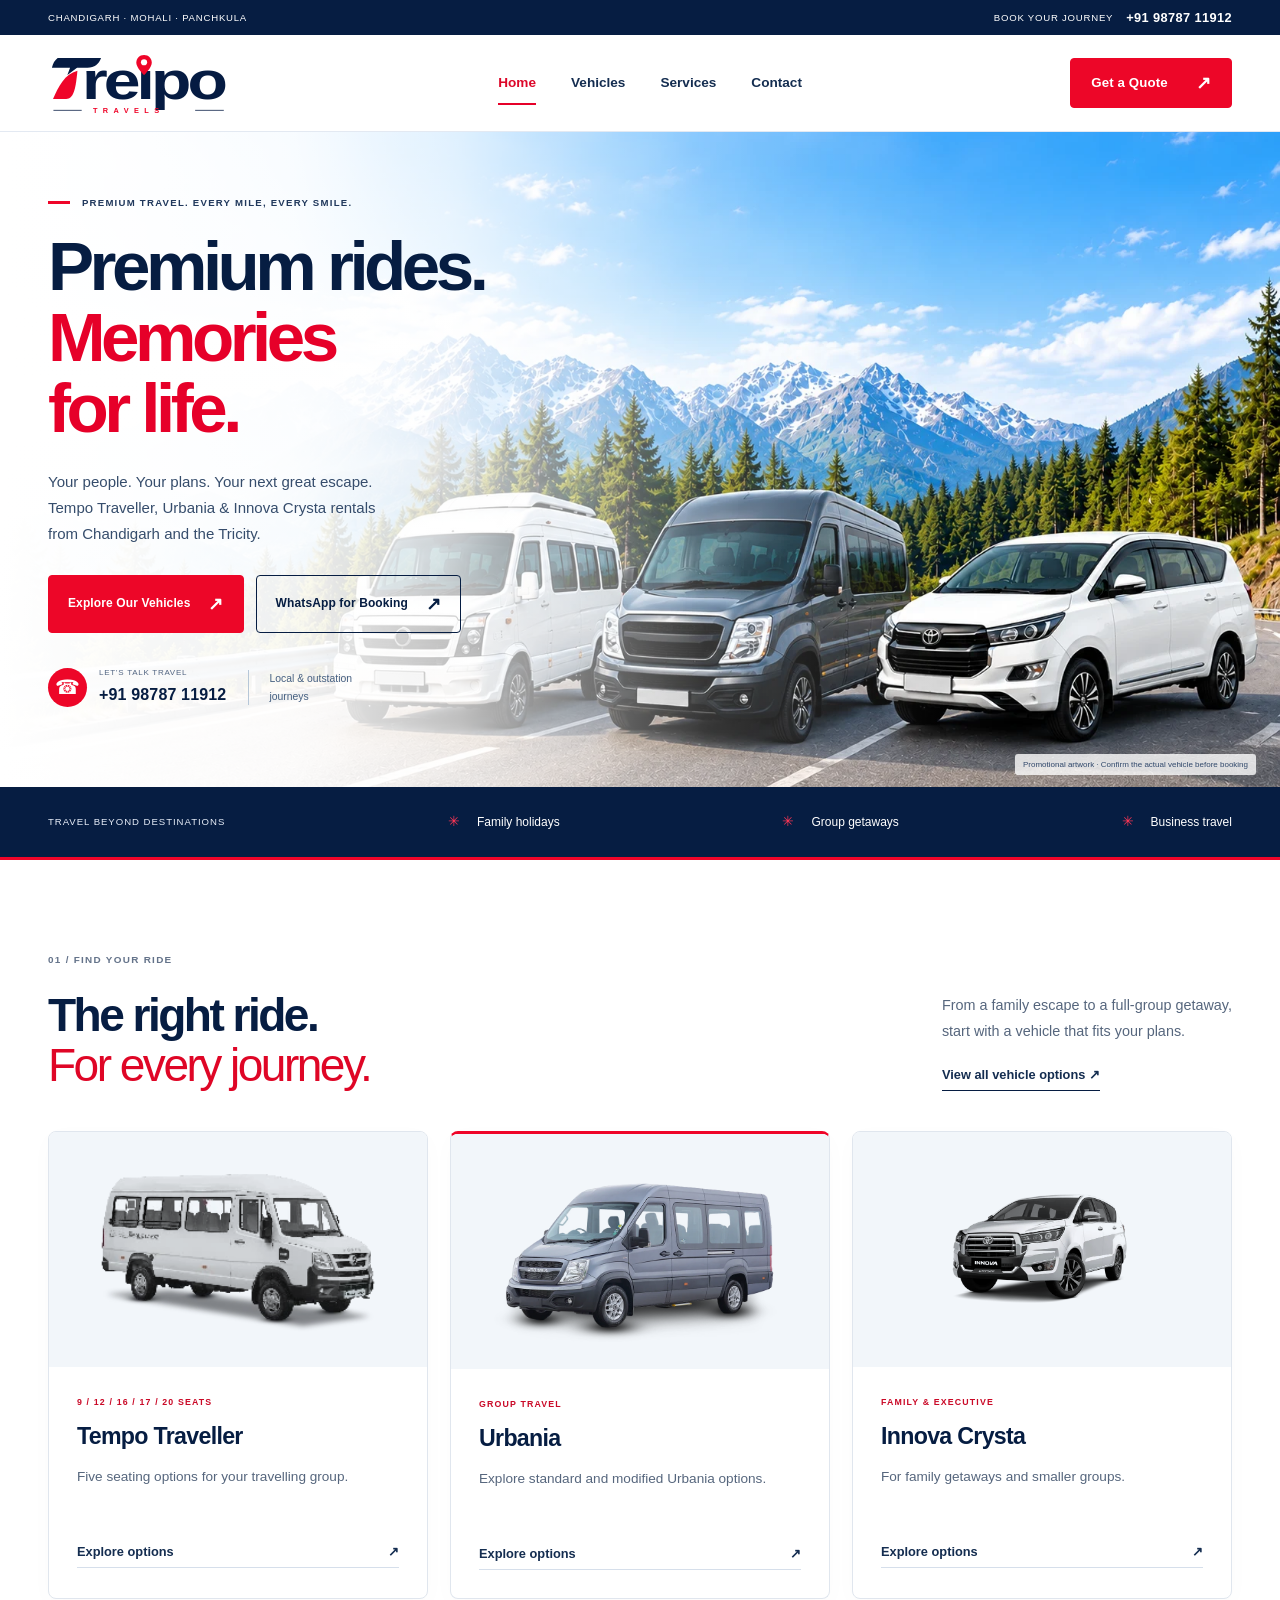
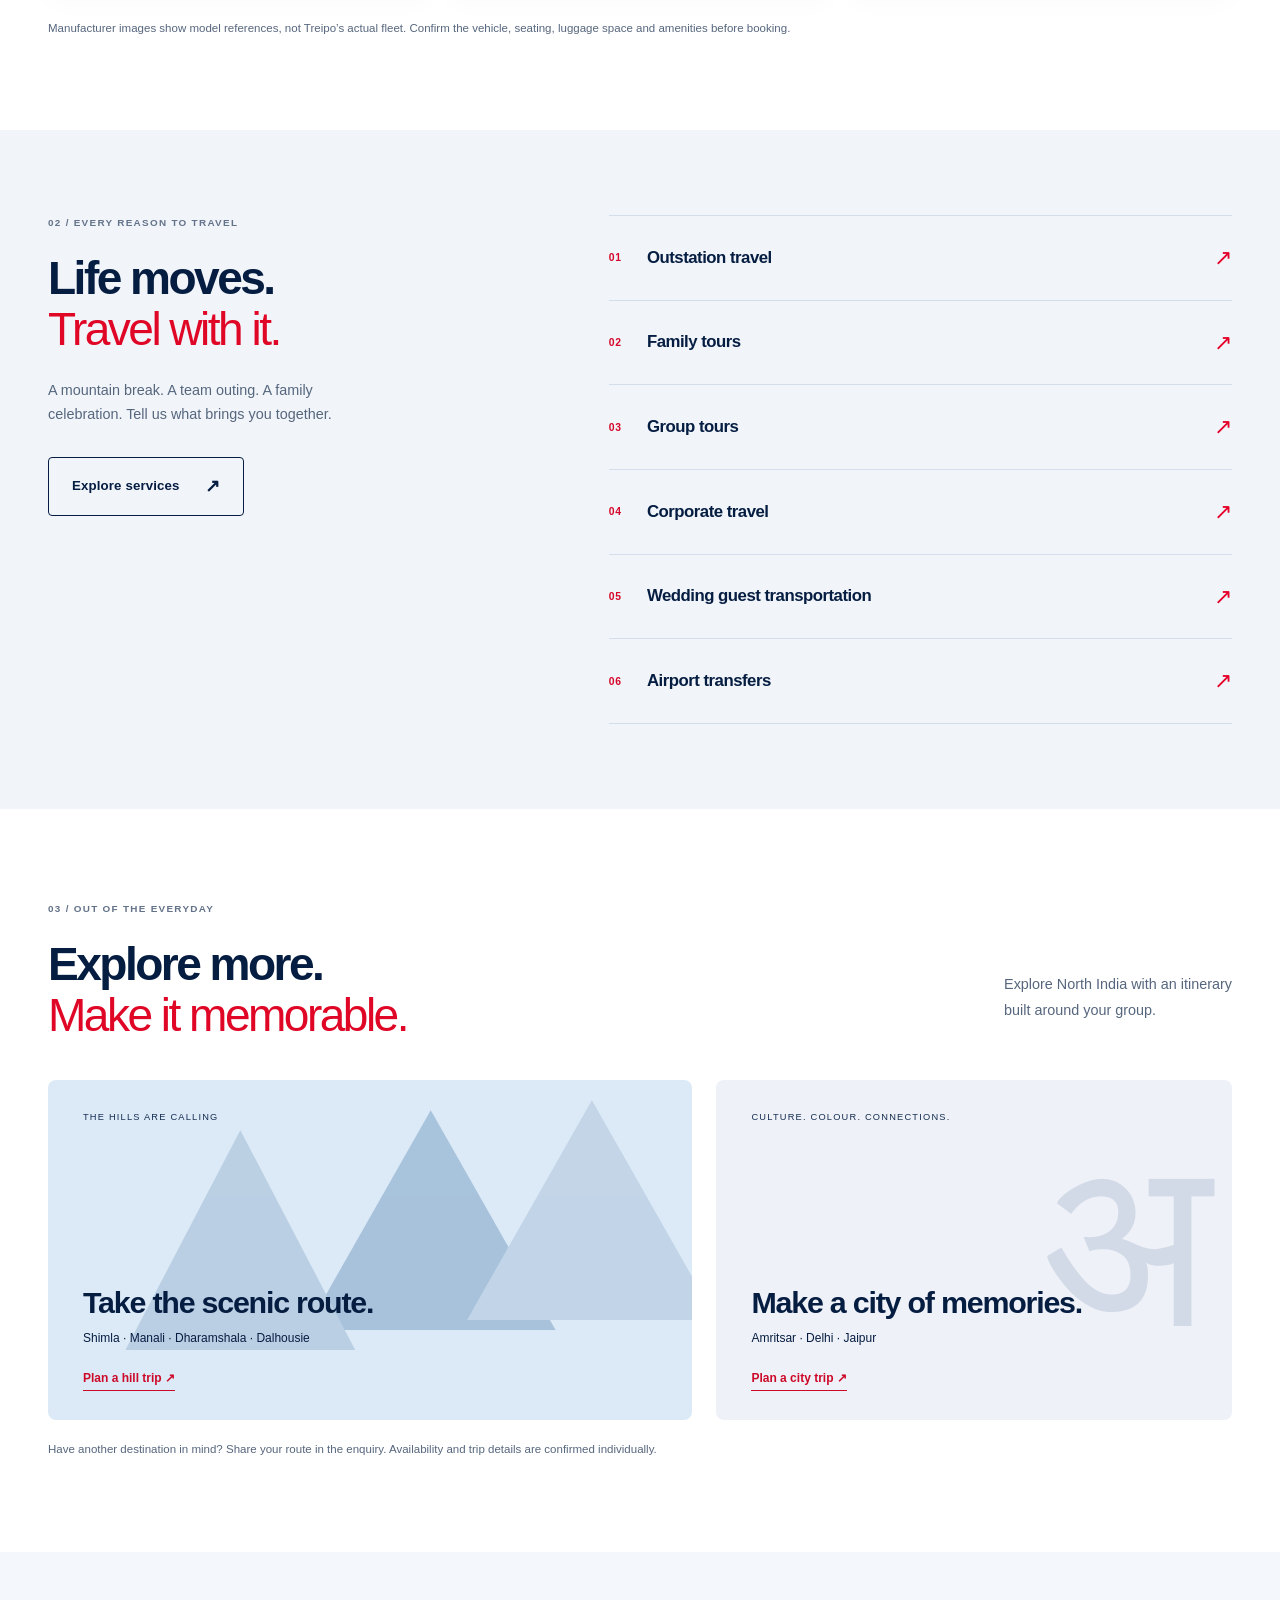
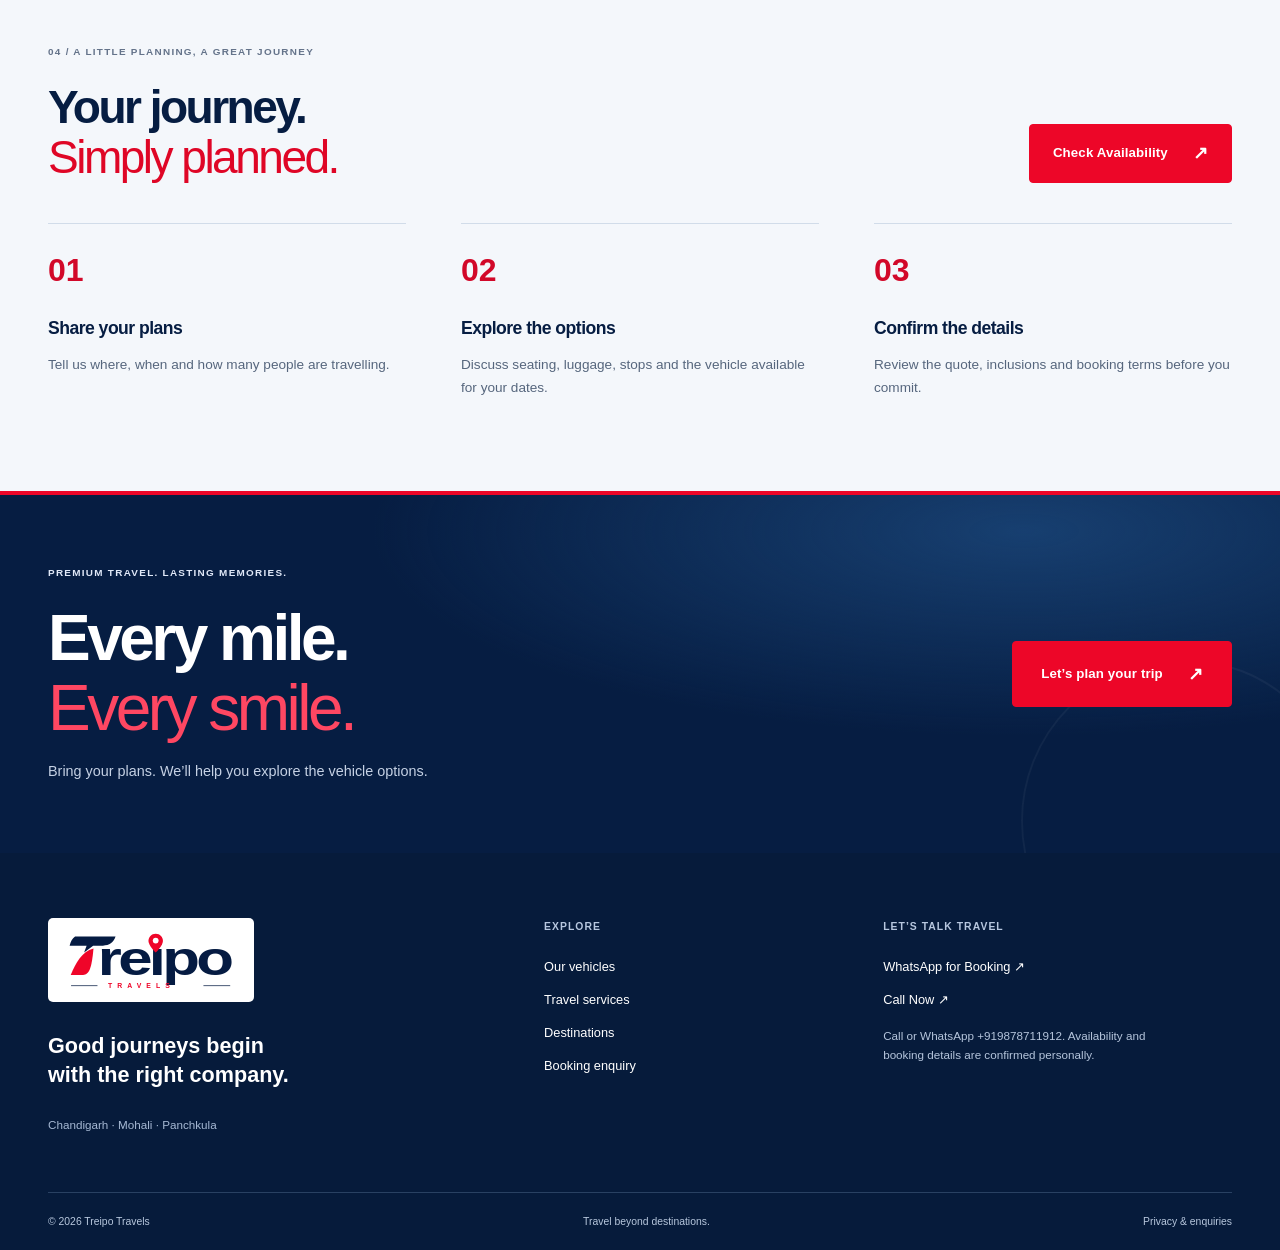
<file: index.html>
<!doctype html>
<html lang="en-IN"><head><meta charset="utf-8"><meta name="viewport" content="width=device-width,initial-scale=1">
  <meta name="google-site-verification" content="XN-KY7lcea9zvotc1UevnT1ImgkKtF5cX7F6l6Ajcjw" />
<script async src="https://www.googletagmanager.com/gtm.js?id=GTM-N36KNV79"></script>

<script async src="https://www.googletagmanager.com/gtm.js?id=G-GDDLMPEWH7"></script>
<script>
  window.dataLayer = window.dataLayer || [];
  function gtag(){dataLayer.push(arguments);}
  gtag('js', new Date());
</script>
  
  <title>Treipo Travels | Tempo Traveller & Urbania Rental in Chandigarh</title><meta name="description" content="Explore Tempo Traveller, Urbania and Innova Crysta rentals from Chandigarh, Mohali and Panchkula for family, group and outstation travel."><link rel="canonical" href="https://treipotravels.github.io/treipo-travels/"><meta property="og:title" content="Treipo Travels | Tempo Traveller & Urbania Rental in Chandigarh"><meta property="og:description" content="Explore Tempo Traveller, Urbania and Innova Crysta rentals from Chandigarh, Mohali and Panchkula for family, group and outstation travel."><meta property="og:type" content="website"><meta property="og:url" content="https://treipotravels.github.io/treipo-travels/"><meta property="og:site_name" content="Treipo Travels"><meta property="og:locale" content="en_IN"><meta property="og:image" content="https://treipotravels.github.io/treipo-travels/assets/images/brand-hero.webp"><meta property="og:image:alt" content="Treipo Travels promotional mountain and vehicle artwork"><meta name="theme-color" content="#173e32"><link rel="icon" href="assets/favicon.svg" type="image/svg+xml"><link rel="stylesheet" href="assets/style.css?v=20261029brand2"><link rel="stylesheet" href="assets/brand.css?v=20261029brand2"><script src="assets/config.js?v=20261029brand2" defer></script><script src="assets/script.js?v=20261029brand2" defer></script><script type="application/ld+json">{"@context": "https://schema.org", "@type": "LocalBusiness", "@id": "https://treipotravels.github.io/treipo-travels/#business", "name": "Treipo Travels", "url": "https://treipotravels.github.io/treipo-travels/", "description": "Tempo Traveller, Urbania and Innova Crysta rental service in Chandigarh, Mohali and Panchkula.", "areaServed": ["Chandigarh", "Mohali", "Panchkula"], "telephone": "+919878711912", "address": {"@type": "PostalAddress", "streetAddress": "Plot No. 676, Industrial Area Phase II", "addressLocality": "Chandigarh", "postalCode": "160002", "addressCountry": "IN"}}</script></head><body><a class="skip" href="#main">Skip to content</a><div class="brand-topbar"><div class="wrap"><span>CHANDIGARH · MOHALI · PANCHKULA</span><a data-phone href="contact.html#contact-status">BOOK YOUR JOURNEY <strong>+91 98787 11912</strong></a></div></div><header class="header"><div class="wrap nav"><a class="brand" href="index.html" aria-label="Treipo Travels home"><img class="logo" src="assets/logo.svg" width="470" height="165" alt="Treipo Travels"></a><button class="menu" aria-controls="navigation" aria-expanded="false" hidden>Menu <span aria-hidden="true">☰</span></button><nav id="navigation" aria-label="Main navigation"><a href="index.html" aria-current="page">Home</a><a href="vehicles.html">Vehicles</a><a href="services.html">Services</a><a href="contact.html">Contact</a></nav><a class="btn small" href="contact.html" >Get a Quote<span aria-hidden="true">↗</span></a></div></header><main id="main"><section class="brand-hero"><img class="hero-scenery" src="assets/images/brand-hero.webp" width="1672" height="941" alt="Promotional artwork of a Tempo Traveller, Urbania and Innova Crysta on a mountain road" fetchpriority="high"><div class="hero-wash"></div><div class="wrap brand-hero-content"><div class="hero-heading"><span class="eyebrow"><span class="red-dash"></span> PREMIUM TRAVEL. EVERY MILE, EVERY SMILE.</span><h1>Premium rides.<br><span>Memories<br> for life.</span></h1><p>Your people. Your plans. Your next great escape.<br>Tempo Traveller, Urbania & Innova Crysta rentals<br class="desktop-break"> from Chandigarh and the Tricity.</p><div class="actions"><a class="btn primary" href="vehicles.html">Explore Our Vehicles <span aria-hidden="true">↗</span></a><a class="btn outline" data-whatsapp href="contact.html#enquiry">WhatsApp for Booking <span aria-hidden="true">↗</span></a></div><div class="hero-quick"><a data-phone href="contact.html#contact-status"><span class="quick-icon" aria-hidden="true">☎</span><span>LET’S TALK TRAVEL<strong>+91 98787 11912</strong></span></a><span class="hero-availability">Local & outstation journeys</span></div></div></div><div class="art-caption">Promotional artwork · Confirm the actual vehicle before booking</div></section>
<div class="trip-strip"><div class="wrap"><span>TRAVEL BEYOND DESTINATIONS</span><span>Family holidays</span><span>Group getaways</span><span>Business travel</span></div></div>
<section class="section wrap" id="vehicles"><div class="section-head"><div><span class="eyebrow">01 / FIND YOUR RIDE</span><h2>The right ride.<br><em>For every journey.</em></h2></div><div><p>From a family escape to a full-group getaway,<br>start with a vehicle that fits your plans.</p><a class="text-link" href="vehicles.html">View all vehicle options ↗</a></div></div><div class="fleet-grid"><article class="fleet-card"><div class="fleet-image"><img src="assets/images/traveller.webp" alt="Tempo Traveller manufacturer model reference" width="280" height="148" loading="lazy"></div><div class="card-copy"><span class="eyebrow">9 / 12 / 16 / 17 / 20 SEATS</span><h3>Tempo Traveller</h3><p>Five seating options for your travelling group.</p><a class="text-link" href="vehicles.html#9-seater">Explore options <span aria-hidden="true">↗</span></a></div></article><article class="fleet-card"><div class="fleet-image"><img src="assets/images/urbania.webp" alt="Urbania manufacturer model reference" width="860" height="522" loading="lazy"></div><div class="card-copy"><span class="eyebrow">GROUP TRAVEL</span><h3>Urbania</h3><p>Explore standard and modified Urbania options.</p><a class="text-link" href="vehicles.html#urbania">Explore options <span aria-hidden="true">↗</span></a></div></article><article class="fleet-card"><div class="fleet-image"><img src="assets/images/crysta.webp" alt="Innova Crysta manufacturer model reference" width="1000" height="375" loading="lazy"></div><div class="card-copy"><span class="eyebrow">FAMILY & EXECUTIVE</span><h3>Innova Crysta</h3><p>For family getaways and smaller groups.</p><a class="text-link" href="vehicles.html#innova-crysta">Explore options <span aria-hidden="true">↗</span></a></div></article></div><p class="fine">Manufacturer images show model references, not Treipo’s actual fleet. Confirm the vehicle, seating, luggage space and amenities before booking.</p></section>
<section class="services-section"><div class="wrap services-layout"><div><span class="eyebrow">02 / EVERY REASON TO TRAVEL</span><h2>Life moves.<br><em>Travel with it.</em></h2><p>A mountain break. A team outing. A family celebration. Tell us what brings you together.</p><a class="btn outline" href="services.html" >Explore services<span aria-hidden="true">↗</span></a></div><div><a class="service-link" href="services.html#service-1"><span class="number">01</span><h3>Outstation travel</h3><span aria-hidden="true">↗</span></a><a class="service-link" href="services.html#service-2"><span class="number">02</span><h3>Family tours</h3><span aria-hidden="true">↗</span></a><a class="service-link" href="services.html#service-3"><span class="number">03</span><h3>Group tours</h3><span aria-hidden="true">↗</span></a><a class="service-link" href="services.html#service-4"><span class="number">04</span><h3>Corporate travel</h3><span aria-hidden="true">↗</span></a><a class="service-link" href="services.html#service-5"><span class="number">05</span><h3>Wedding guest transportation</h3><span aria-hidden="true">↗</span></a><a class="service-link" href="services.html#service-6"><span class="number">06</span><h3>Airport transfers</h3><span aria-hidden="true">↗</span></a></div></div></section>
<section class="section wrap" id="destinations"><div class="section-head"><div><span class="eyebrow">03 / OUT OF THE EVERYDAY</span><h2>Explore more.<br><em>Make it memorable.</em></h2></div><p>Explore North India with an itinerary<br>built around your group.</p></div><div class="destination-grid"><article class="destination hills"><span class="route-label">THE HILLS ARE CALLING</span><div class="mountain-art" aria-hidden="true"><i></i><i></i><i></i></div><div><h3>Take the scenic route.</h3><p>Shimla · Manali · Dharamshala · Dalhousie</p><a href="contact.html?destination=Himachal%20Pradesh#enquiry">Plan a hill trip ↗</a></div></article><article class="destination cities"><span class="route-label">CULTURE. COLOUR. CONNECTIONS.</span><div class="city-art" aria-hidden="true">अ</div><div><h3>Make a city of memories.</h3><p>Amritsar · Delhi · Jaipur</p><a href="contact.html?destination=North%20India#enquiry">Plan a city trip ↗</a></div></article></div><p class="fine">Have another destination in mind? Share your route in the enquiry. Availability and trip details are confirmed individually.</p></section>
<section class="planning section"><div class="wrap"><div class="section-head"><div><span class="eyebrow">04 / A LITTLE PLANNING, A GREAT JOURNEY</span><h2>Your journey.<br><em>Simply planned.</em></h2></div><a class="btn primary" href="contact.html" >Check Availability<span aria-hidden="true">↗</span></a></div><div class="steps"><article><span>01</span><h3>Share your plans</h3><p>Tell us where, when and how many people are travelling.</p></article><article><span>02</span><h3>Explore the options</h3><p>Discuss seating, luggage, stops and the vehicle available for your dates.</p></article><article><span>03</span><h3>Confirm the details</h3><p>Review the quote, inclusions and booking terms before you commit.</p></article></div></div></section><section class="cta"><div class="wrap cta-grid"><div><span class="eyebrow">PREMIUM TRAVEL. LASTING MEMORIES.</span><h2>Every mile.<br><em>Every smile.</em></h2><p>Bring your plans. We’ll help you explore the vehicle options.</p></div><a class="btn orange" href="contact.html" >Let’s plan your trip<span aria-hidden="true">↗</span></a></div></section></main><footer><div class="wrap footer-grid"><div><a class="brand footer-logo" href="index.html"><img class="logo" src="assets/logo.svg" width="470" height="165" alt="Treipo Travels"></a><p>Good journeys begin<br>with the right company.</p><span class="muted">Chandigarh · Mohali · Panchkula</span></div><div><h2>Explore</h2><a href="vehicles.html">Our vehicles</a><a href="services.html">Travel services</a><a href="index.html#destinations">Destinations</a><a href="contact.html">Booking enquiry</a></div><div><h2>Let’s talk travel</h2><a data-whatsapp href="contact.html#enquiry">WhatsApp for Booking ↗</a><a data-phone href="contact.html#contact-status">Call Now ↗</a><p class="muted contact-status">Call or WhatsApp +91 98787 11912 for your travel enquiry.</p></div></div><div class="wrap footer-bottom"><span>© 2026 Treipo Travels</span><span>Travel beyond destinations.</span><a href="contact.html#privacy">Privacy & enquiries</a></div></footer></body></html>
</file>
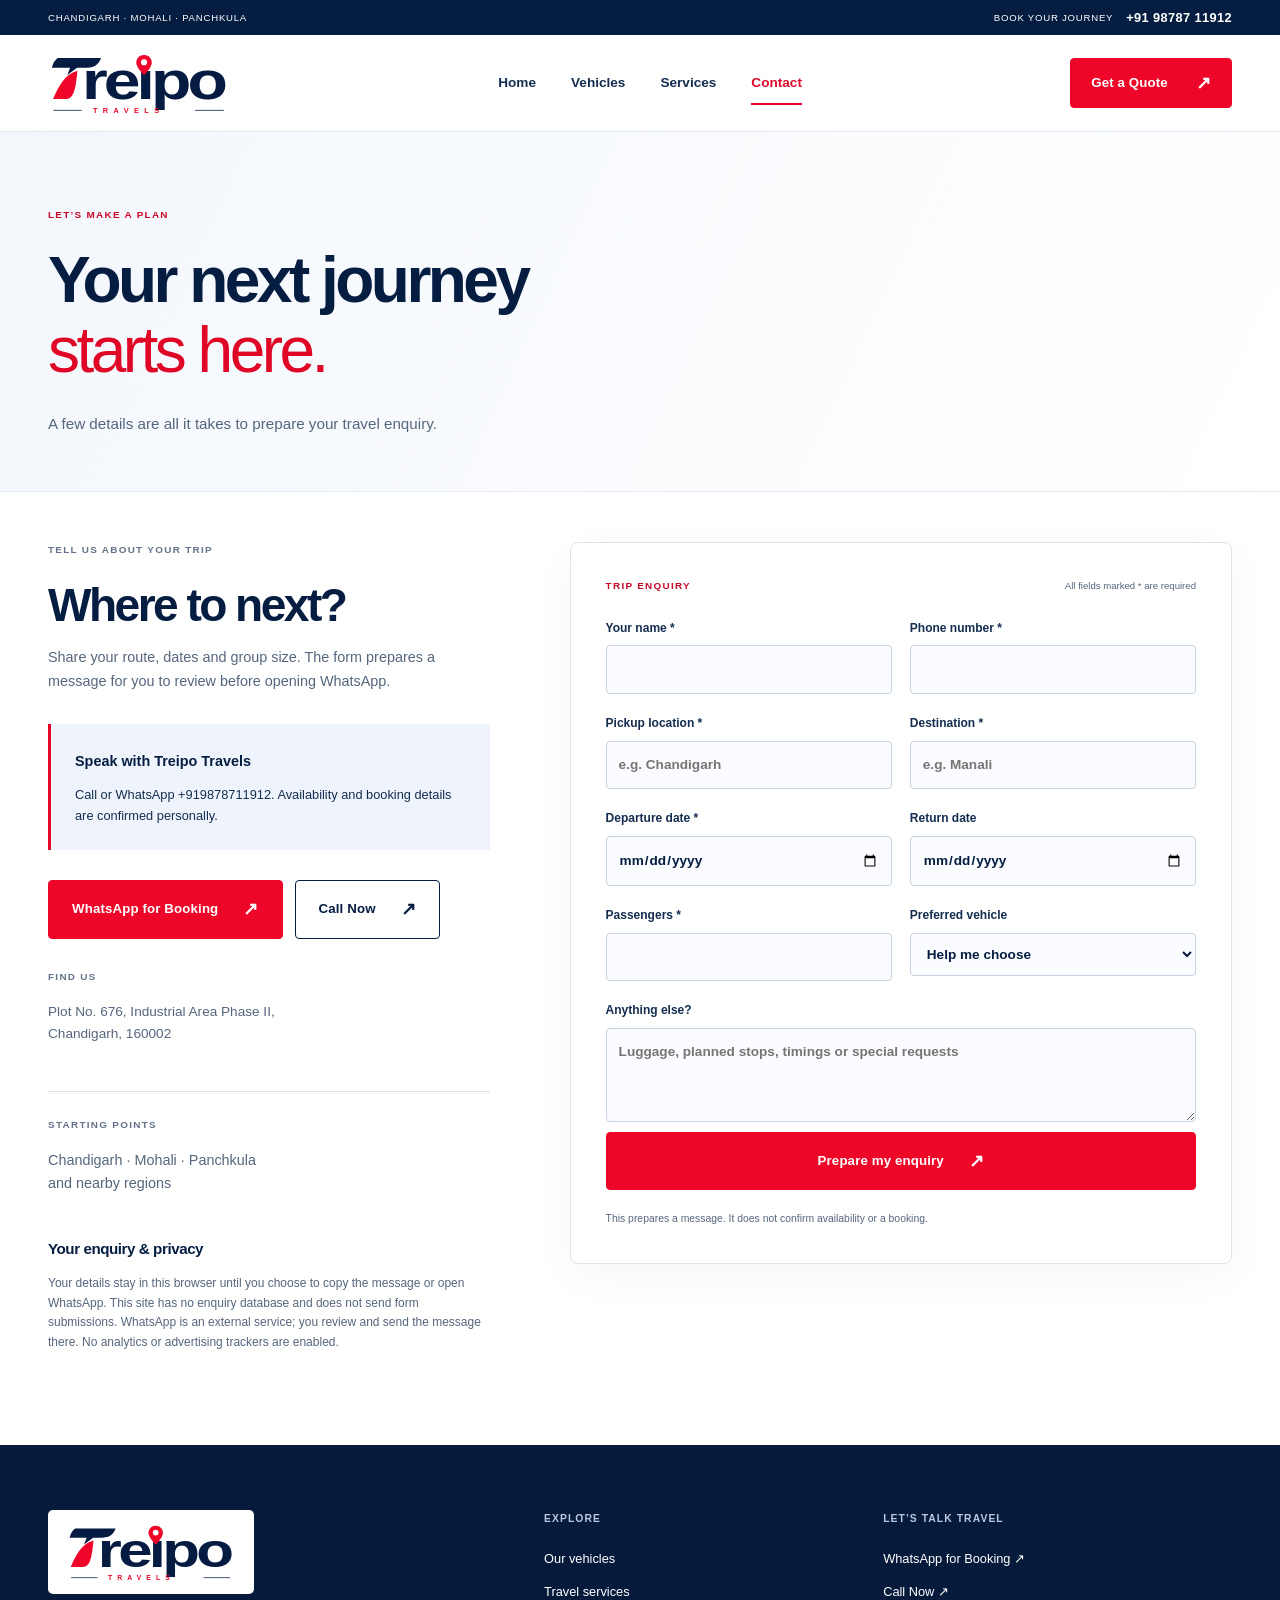
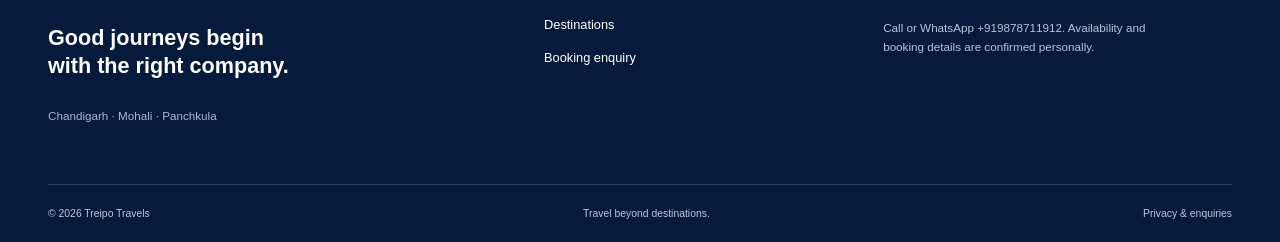
<file: contact.html>
<!doctype html>
<html lang="en-IN"><head><meta charset="utf-8"><meta name="viewport" content="width=device-width,initial-scale=1"><title>Contact & Booking Enquiry | Treipo Travels</title><meta name="description" content="Prepare a vehicle rental enquiry for Treipo Travels. Share your route, dates and passenger count for a Tempo Traveller, Urbania or Innova Crysta."><link rel="canonical" href="https://treipotravels.github.io/treipo-travels/contact.html"><meta property="og:title" content="Contact & Booking Enquiry | Treipo Travels"><meta property="og:description" content="Prepare a vehicle rental enquiry for Treipo Travels. Share your route, dates and passenger count for a Tempo Traveller, Urbania or Innova Crysta."><meta property="og:type" content="website"><meta property="og:url" content="https://treipotravels.github.io/treipo-travels/contact.html"><meta property="og:site_name" content="Treipo Travels"><meta property="og:locale" content="en_IN"><meta property="og:image" content="https://treipotravels.github.io/treipo-travels/assets/images/brand-hero.webp"><meta property="og:image:alt" content="Treipo Travels promotional mountain and vehicle artwork"><meta name="theme-color" content="#173e32"><link rel="icon" href="assets/favicon.svg" type="image/svg+xml"><link rel="stylesheet" href="assets/style.css?v=20261029brand2"><link rel="stylesheet" href="assets/brand.css?v=20261029brand2"><script src="assets/config.js?v=20261029brand2" defer></script><script src="assets/script.js?v=20261029brand2" defer></script><script type="application/ld+json">{"@context": "https://schema.org", "@type": "LocalBusiness", "@id": "https://treipotravels.github.io/treipo-travels/#business", "name": "Treipo Travels", "url": "https://treipotravels.github.io/treipo-travels/", "description": "Tempo Traveller, Urbania and Innova Crysta rental service in Chandigarh, Mohali and Panchkula.", "areaServed": ["Chandigarh", "Mohali", "Panchkula"], "telephone": "+919878711912", "address": {"@type": "PostalAddress", "streetAddress": "Plot No. 676, Industrial Area Phase II", "addressLocality": "Chandigarh", "postalCode": "160002", "addressCountry": "IN"}}</script></head><body><a class="skip" href="#main">Skip to content</a><div class="brand-topbar"><div class="wrap"><span>CHANDIGARH · MOHALI · PANCHKULA</span><a data-phone href="contact.html#contact-status">BOOK YOUR JOURNEY <strong>+91 98787 11912</strong></a></div></div><header class="header"><div class="wrap nav"><a class="brand" href="index.html" aria-label="Treipo Travels home"><img class="logo" src="assets/logo.svg" width="470" height="165" alt="Treipo Travels"></a><button class="menu" aria-controls="navigation" aria-expanded="false" hidden>Menu <span aria-hidden="true">☰</span></button><nav id="navigation" aria-label="Main navigation"><a href="index.html">Home</a><a href="vehicles.html">Vehicles</a><a href="services.html">Services</a><a href="contact.html" aria-current="page">Contact</a></nav><a class="btn small" href="contact.html" >Get a Quote<span aria-hidden="true">↗</span></a></div></header><main id="main"><section class="page-hero wrap"><span class="eyebrow">LET’S MAKE A PLAN</span><h1>Your next journey<br><em>starts here.</em></h1><p>A few details are all it takes to prepare your travel enquiry.</p></section><section class="wrap contact-layout section" id="enquiry"><div><span class="eyebrow">TELL US ABOUT YOUR TRIP</span><h2>Where to next?</h2><p>Share your route, dates and group size. The form prepares a message for you to review before opening WhatsApp.</p><div class="contact-note" id="contact-status"><strong>Book your journey</strong><p class="contact-status">Call or WhatsApp +91 98787 11912. Prepare your trip details below, review the message, then continue to WhatsApp to send it.</p></div><div class="actions"><a class="btn primary" href="contact.html#contact-status" data-whatsapp>WhatsApp for Booking<span aria-hidden="true">↗</span></a><a class="btn outline" href="contact.html#contact-status" data-phone>Call Now<span aria-hidden="true">↗</span></a></div><div class="contact-address"><span class="eyebrow">FIND US</span><p>Plot No. 676, Industrial Area Phase II,<br>Chandigarh, 160002</p></div><div class="contact-area"><span class="eyebrow">STARTING POINTS</span><p>Chandigarh · Mohali · Panchkula<br>and nearby regions</p></div><div id="privacy" class="privacy"><h3>Your enquiry & privacy</h3><p>Your details stay in this browser until you choose to copy the message or open WhatsApp. This site has no enquiry database and does not send form submissions. WhatsApp is an external service; you review and send the message there. No analytics or advertising trackers are enabled.</p></div></div><form id="quoteForm" class="quote-form"><div class="form-top"><span class="eyebrow">TRIP ENQUIRY</span><span>All fields marked * are required</span></div><div class="form-grid"><label>Your name *<input name="name" autocomplete="name" maxlength="100" required></label><label>Phone number *<input name="phone" type="tel" autocomplete="tel" maxlength="25" minlength="7" required></label><label>Pickup location *<input name="pickup" placeholder="e.g. Chandigarh" maxlength="160" required></label><label>Destination *<input name="destination" placeholder="e.g. Manali" maxlength="160" required></label><label>Departure date *<input name="date" type="date" required></label><label>Return date<input name="returnDate" type="date"></label><label>Passengers *<input name="passengers" type="number" min="1" max="200" required></label><label>Preferred vehicle<select name="vehicle"><option value="">Help me choose</option><option>9-seater Tempo Traveller</option><option>12-seater Tempo Traveller</option><option>16-seater Tempo Traveller</option><option>17-seater Tempo Traveller</option><option>20-seater Tempo Traveller</option><option>Urbania rental</option><option>Modified Urbania rental</option><option>Innova Crysta rental</option></select></label><label class="full">Anything else?<textarea name="notes" rows="3" maxlength="1500" placeholder="Luggage, planned stops, timings or special requests"></textarea></label></div><p id="form-error" class="error" role="alert"></p><button type="submit" class="btn primary">Prepare my enquiry <span aria-hidden="true">↗</span></button><p class="fine">This prepares a message. It does not confirm availability or a booking.</p><noscript><p>Enable JavaScript to prepare a message. No details have been sent.</p></noscript><section id="message-preview" hidden aria-labelledby="preview-title"><h3 id="preview-title" tabindex="-1">Your enquiry is ready to review</h3><label for="prepared-message">Prepared message</label><textarea id="prepared-message" rows="10" readonly></textarea><div class="actions"><button type="button" id="copy-message" class="btn outline">Copy message</button><a id="send-message" class="btn primary" hidden target="_blank" rel="noopener">Continue on WhatsApp ↗</a></div><p id="message-status" role="status" class="fine"></p></section></form></section></main><footer><div class="wrap footer-grid"><div><a class="brand footer-logo" href="index.html"><img class="logo" src="assets/logo.svg" width="470" height="165" alt="Treipo Travels"></a><p>Good journeys begin<br>with the right company.</p><span class="muted">Chandigarh · Mohali · Panchkula</span></div><div><h2>Explore</h2><a href="vehicles.html">Our vehicles</a><a href="services.html">Travel services</a><a href="index.html#destinations">Destinations</a><a href="contact.html">Booking enquiry</a></div><div><h2>Let’s talk travel</h2><a data-whatsapp href="contact.html#enquiry">WhatsApp for Booking ↗</a><a data-phone href="contact.html#contact-status">Call Now ↗</a><p class="muted contact-status">Call or WhatsApp +91 98787 11912 for your travel enquiry.</p></div></div><div class="wrap footer-bottom"><span>© 2026 Treipo Travels</span><span>Travel beyond destinations.</span><a href="contact.html#privacy">Privacy & enquiries</a></div></footer></body></html>
</file>
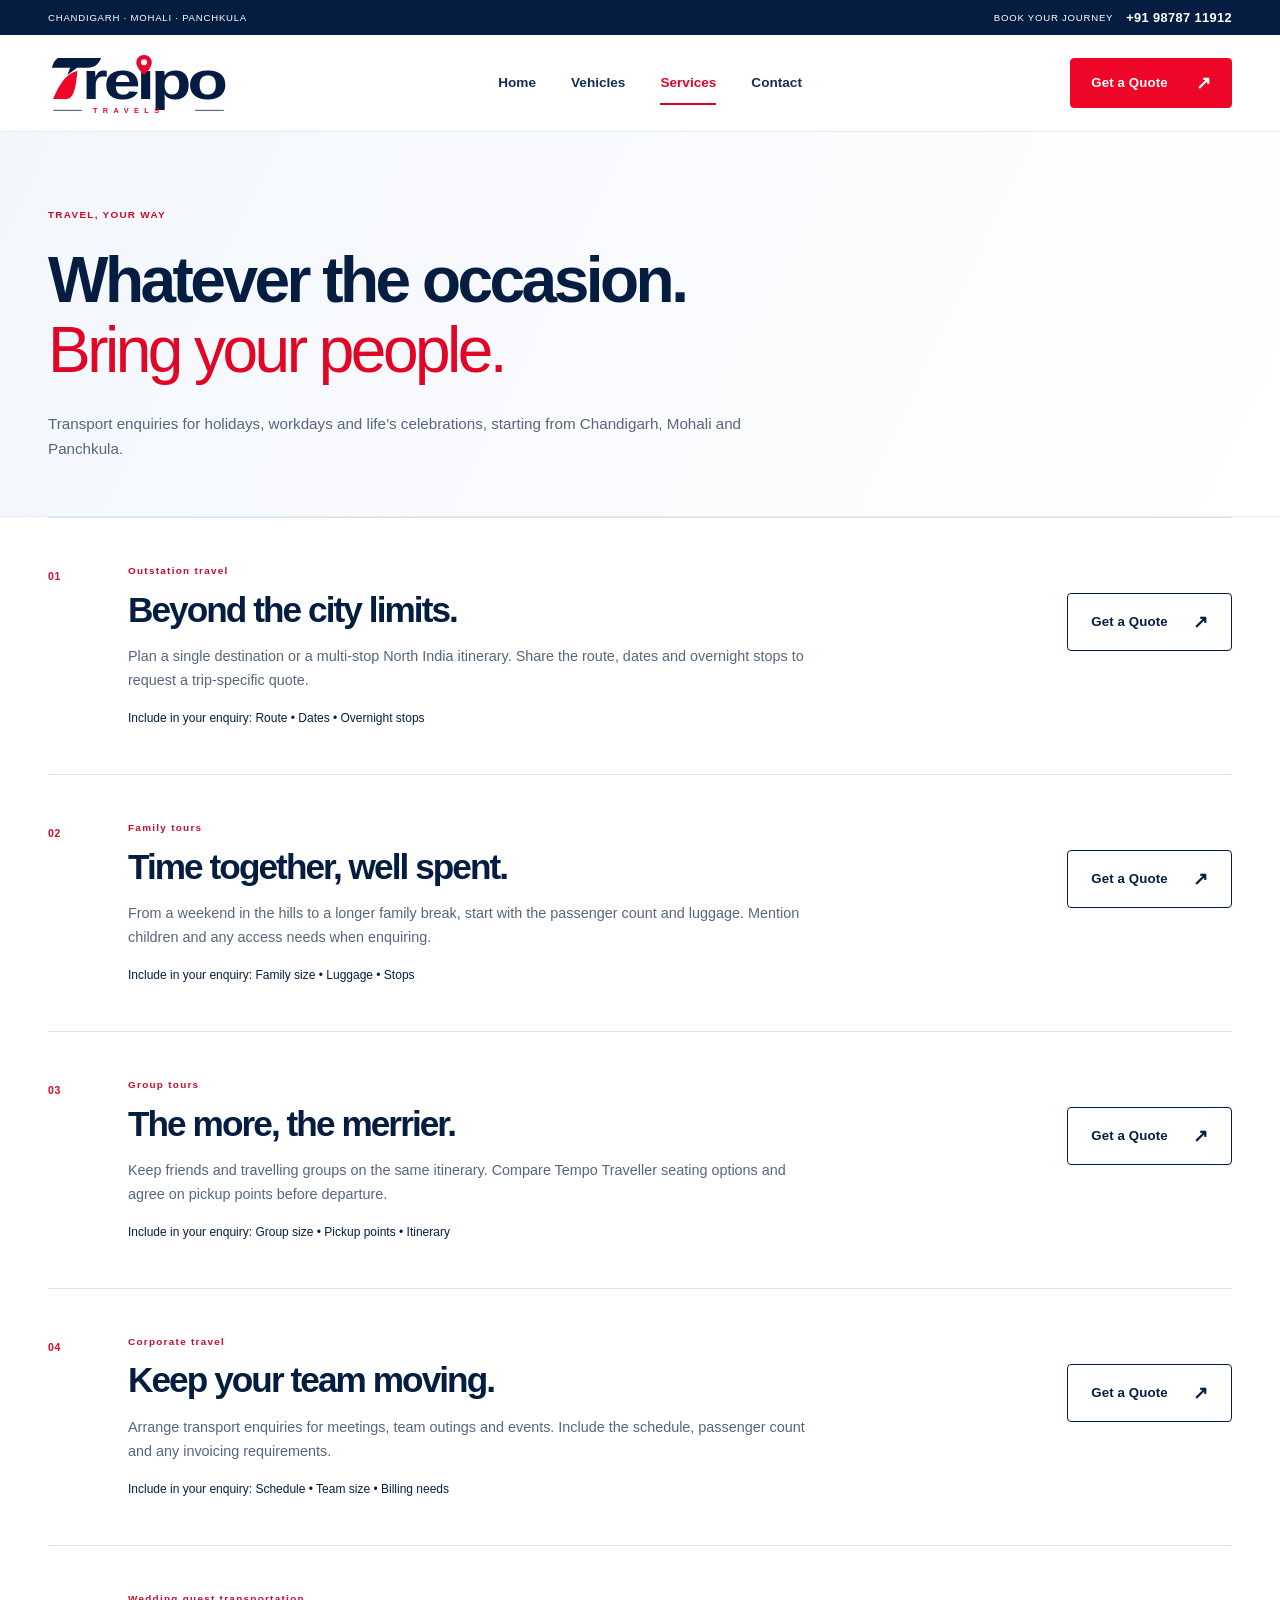
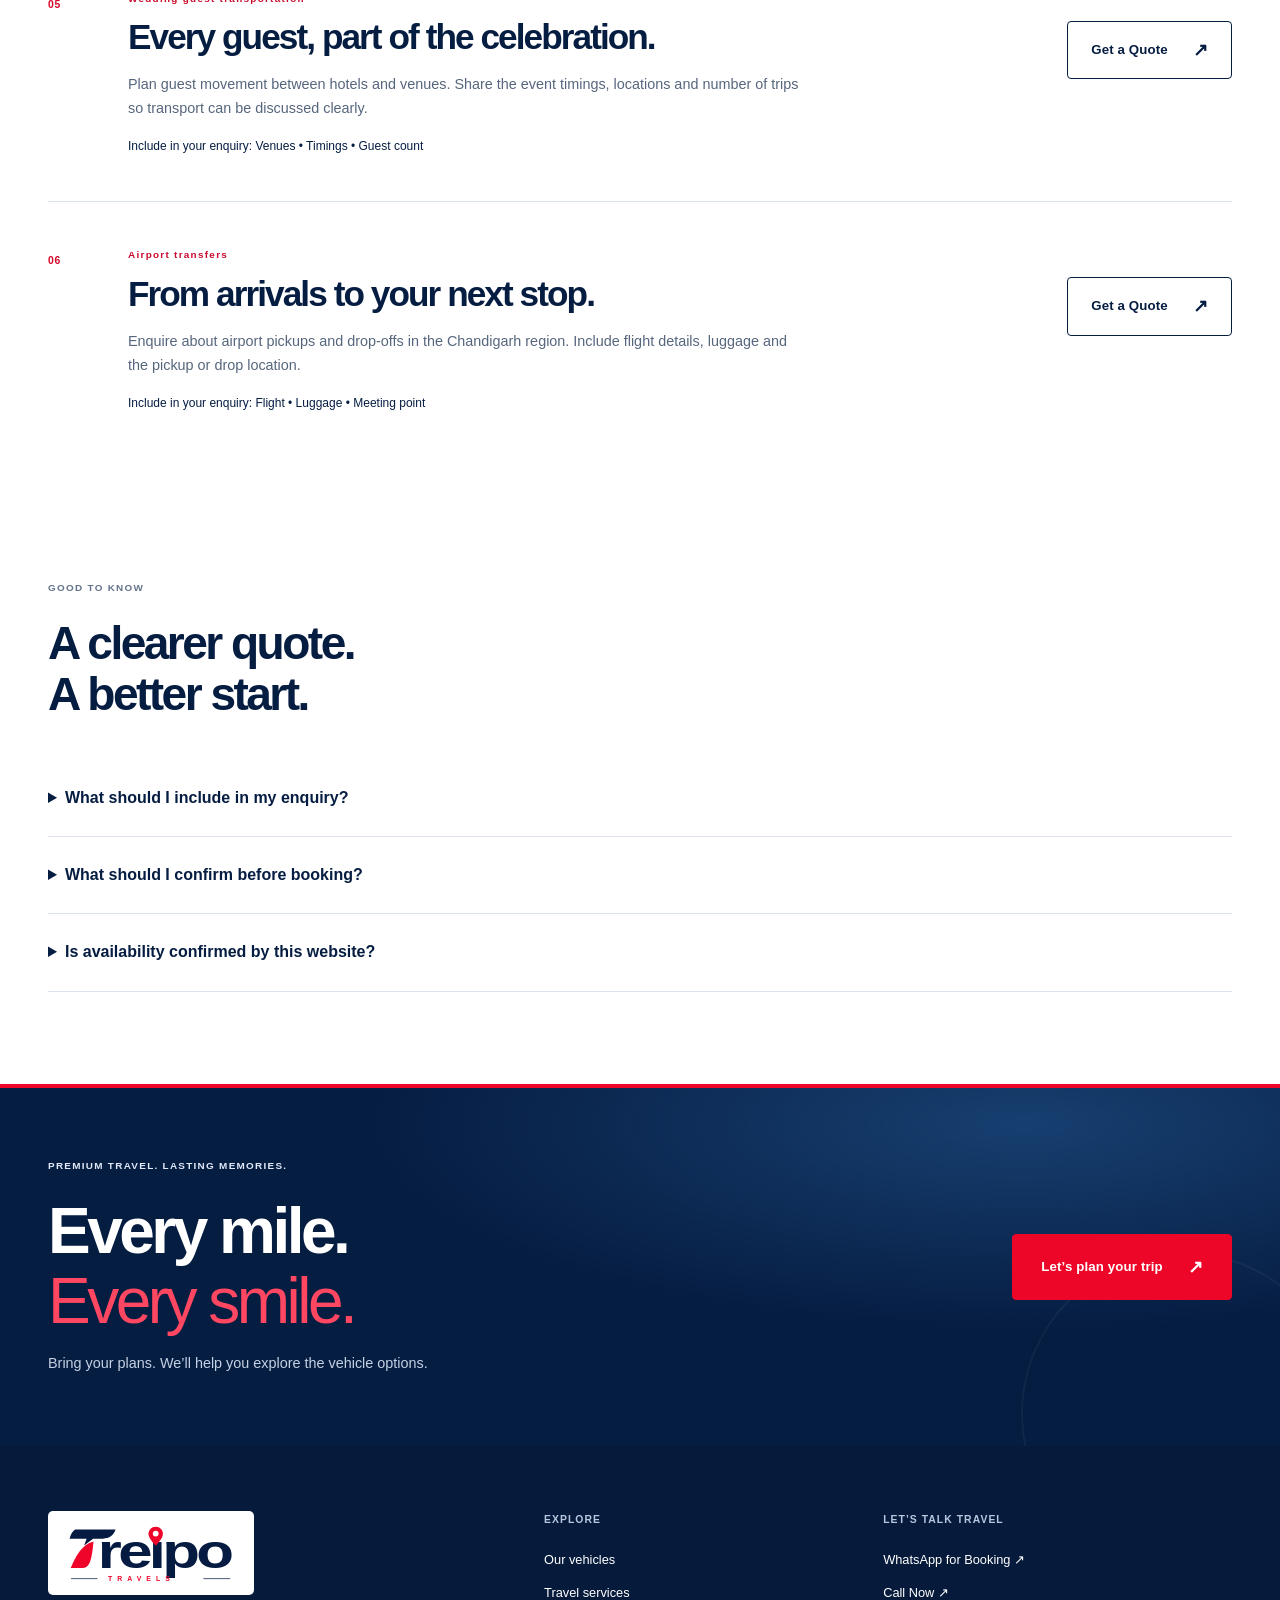
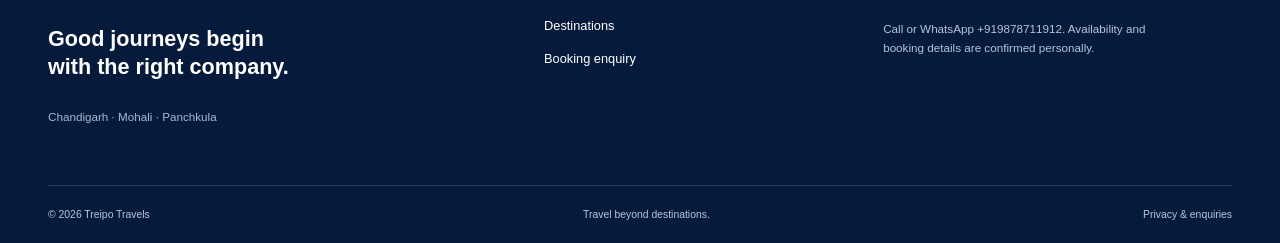
<file: services.html>
<!doctype html>
<html lang="en-IN"><head><meta charset="utf-8"><meta name="viewport" content="width=device-width,initial-scale=1"><title>Family Tours, Outstation & Group Transport | Treipo Travels</title><meta name="description" content="Enquire about outstation travel, family and group tours, corporate trips, wedding guest transportation and airport transfers from the Chandigarh region."><link rel="canonical" href="https://treipotravels.github.io/treipo-travels/services.html"><meta property="og:title" content="Family Tours, Outstation & Group Transport | Treipo Travels"><meta property="og:description" content="Enquire about outstation travel, family and group tours, corporate trips, wedding guest transportation and airport transfers from the Chandigarh region."><meta property="og:type" content="website"><meta property="og:url" content="https://treipotravels.github.io/treipo-travels/services.html"><meta property="og:site_name" content="Treipo Travels"><meta property="og:locale" content="en_IN"><meta property="og:image" content="https://treipotravels.github.io/treipo-travels/assets/images/brand-hero.webp"><meta property="og:image:alt" content="Treipo Travels promotional mountain and vehicle artwork"><meta name="theme-color" content="#173e32"><link rel="icon" href="assets/favicon.svg" type="image/svg+xml"><link rel="stylesheet" href="assets/style.css?v=20261029brand2"><link rel="stylesheet" href="assets/brand.css?v=20261029brand2"><script src="assets/config.js?v=20261029brand2" defer></script><script src="assets/script.js?v=20261029brand2" defer></script><script type="application/ld+json">{"@context": "https://schema.org", "@type": "LocalBusiness", "@id": "https://treipotravels.github.io/treipo-travels/#business", "name": "Treipo Travels", "url": "https://treipotravels.github.io/treipo-travels/", "description": "Tempo Traveller, Urbania and Innova Crysta rental service in Chandigarh, Mohali and Panchkula.", "areaServed": ["Chandigarh", "Mohali", "Panchkula"], "telephone": "+919878711912", "address": {"@type": "PostalAddress", "streetAddress": "Plot No. 676, Industrial Area Phase II", "addressLocality": "Chandigarh", "postalCode": "160002", "addressCountry": "IN"}}</script></head><body><a class="skip" href="#main">Skip to content</a><div class="brand-topbar"><div class="wrap"><span>CHANDIGARH · MOHALI · PANCHKULA</span><a data-phone href="contact.html#contact-status">BOOK YOUR JOURNEY <strong>+91 98787 11912</strong></a></div></div><header class="header"><div class="wrap nav"><a class="brand" href="index.html" aria-label="Treipo Travels home"><img class="logo" src="assets/logo.svg" width="470" height="165" alt="Treipo Travels"></a><button class="menu" aria-controls="navigation" aria-expanded="false" hidden>Menu <span aria-hidden="true">☰</span></button><nav id="navigation" aria-label="Main navigation"><a href="index.html">Home</a><a href="vehicles.html">Vehicles</a><a href="services.html" aria-current="page">Services</a><a href="contact.html">Contact</a></nav><a class="btn small" href="contact.html" >Get a Quote<span aria-hidden="true">↗</span></a></div></header><main id="main"><section class="page-hero wrap"><span class="eyebrow">TRAVEL, YOUR WAY</span><h1>Whatever the occasion.<br><em>Bring your people.</em></h1><p>Transport enquiries for holidays, workdays and life’s celebrations, starting from Chandigarh, Mohali and Panchkula.</p></section><section class="wrap service-details"><article id="service-1"><span class="number">01</span><div><span class="eyebrow">Outstation travel</span><h2>Beyond the city limits.</h2><p>Plan a single destination or a multi-stop North India itinerary. Share the route, dates and overnight stops to request a trip-specific quote.</p><p class="detail-check">Include in your enquiry: Route • Dates • Overnight stops</p></div><a class="btn outline" href="contact.html?service=Outstation%20travel#enquiry" >Get a Quote<span aria-hidden="true">↗</span></a></article><article id="service-2"><span class="number">02</span><div><span class="eyebrow">Family tours</span><h2>Time together, well spent.</h2><p>From a weekend in the hills to a longer family break, start with the passenger count and luggage. Mention children and any access needs when enquiring.</p><p class="detail-check">Include in your enquiry: Family size • Luggage • Stops</p></div><a class="btn outline" href="contact.html?service=Family%20tours#enquiry" >Get a Quote<span aria-hidden="true">↗</span></a></article><article id="service-3"><span class="number">03</span><div><span class="eyebrow">Group tours</span><h2>The more, the merrier.</h2><p>Keep friends and travelling groups on the same itinerary. Compare Tempo Traveller seating options and agree on pickup points before departure.</p><p class="detail-check">Include in your enquiry: Group size • Pickup points • Itinerary</p></div><a class="btn outline" href="contact.html?service=Group%20tours#enquiry" >Get a Quote<span aria-hidden="true">↗</span></a></article><article id="service-4"><span class="number">04</span><div><span class="eyebrow">Corporate travel</span><h2>Keep your team moving.</h2><p>Arrange transport enquiries for meetings, team outings and events. Include the schedule, passenger count and any invoicing requirements.</p><p class="detail-check">Include in your enquiry: Schedule • Team size • Billing needs</p></div><a class="btn outline" href="contact.html?service=Corporate%20travel#enquiry" >Get a Quote<span aria-hidden="true">↗</span></a></article><article id="service-5"><span class="number">05</span><div><span class="eyebrow">Wedding guest transportation</span><h2>Every guest, part of the celebration.</h2><p>Plan guest movement between hotels and venues. Share the event timings, locations and number of trips so transport can be discussed clearly.</p><p class="detail-check">Include in your enquiry: Venues • Timings • Guest count</p></div><a class="btn outline" href="contact.html?service=Wedding%20guest%20transportation#enquiry" >Get a Quote<span aria-hidden="true">↗</span></a></article><article id="service-6"><span class="number">06</span><div><span class="eyebrow">Airport transfers</span><h2>From arrivals to your next stop.</h2><p>Enquire about airport pickups and drop-offs in the Chandigarh region. Include flight details, luggage and the pickup or drop location.</p><p class="detail-check">Include in your enquiry: Flight • Luggage • Meeting point</p></div><a class="btn outline" href="contact.html?service=Airport%20transfers#enquiry" >Get a Quote<span aria-hidden="true">↗</span></a></article></section><section class="section wrap"><div class="section-head"><div><span class="eyebrow">GOOD TO KNOW</span><h2>A clearer quote.<br>A better start.</h2></div></div><div class="faq"><details><summary>What should I include in my enquiry?</summary><p>Your pickup city, destination, dates, group size, luggage and preferred vehicle. Include return dates and planned stops for a multi-day trip.</p></details><details><summary>What should I confirm before booking?</summary><p>Ask for a written quote covering inclusions, exclusions, tolls, parking, driver charges, any distance or time limits, payment and cancellation terms. These depend on your trip.</p></details><details><summary>Is availability confirmed by this website?</summary><p>No. An enquiry starts a conversation. The vehicle, price and booking are confirmed separately with Treipo Travels.</p></details></div></section><section class="cta"><div class="wrap cta-grid"><div><span class="eyebrow">PREMIUM TRAVEL. LASTING MEMORIES.</span><h2>Every mile.<br><em>Every smile.</em></h2><p>Bring your plans. We’ll help you explore the vehicle options.</p></div><a class="btn orange" href="contact.html" >Let’s plan your trip<span aria-hidden="true">↗</span></a></div></section></main><footer><div class="wrap footer-grid"><div><a class="brand footer-logo" href="index.html"><img class="logo" src="assets/logo.svg" width="470" height="165" alt="Treipo Travels"></a><p>Good journeys begin<br>with the right company.</p><span class="muted">Chandigarh · Mohali · Panchkula</span></div><div><h2>Explore</h2><a href="vehicles.html">Our vehicles</a><a href="services.html">Travel services</a><a href="index.html#destinations">Destinations</a><a href="contact.html">Booking enquiry</a></div><div><h2>Let’s talk travel</h2><a data-whatsapp href="contact.html#enquiry">WhatsApp for Booking ↗</a><a data-phone href="contact.html#contact-status">Call Now ↗</a><p class="muted contact-status">Call or WhatsApp +91 98787 11912 for your travel enquiry.</p></div></div><div class="wrap footer-bottom"><span>© 2026 Treipo Travels</span><span>Travel beyond destinations.</span><a href="contact.html#privacy">Privacy & enquiries</a></div></footer></body></html>
</file>
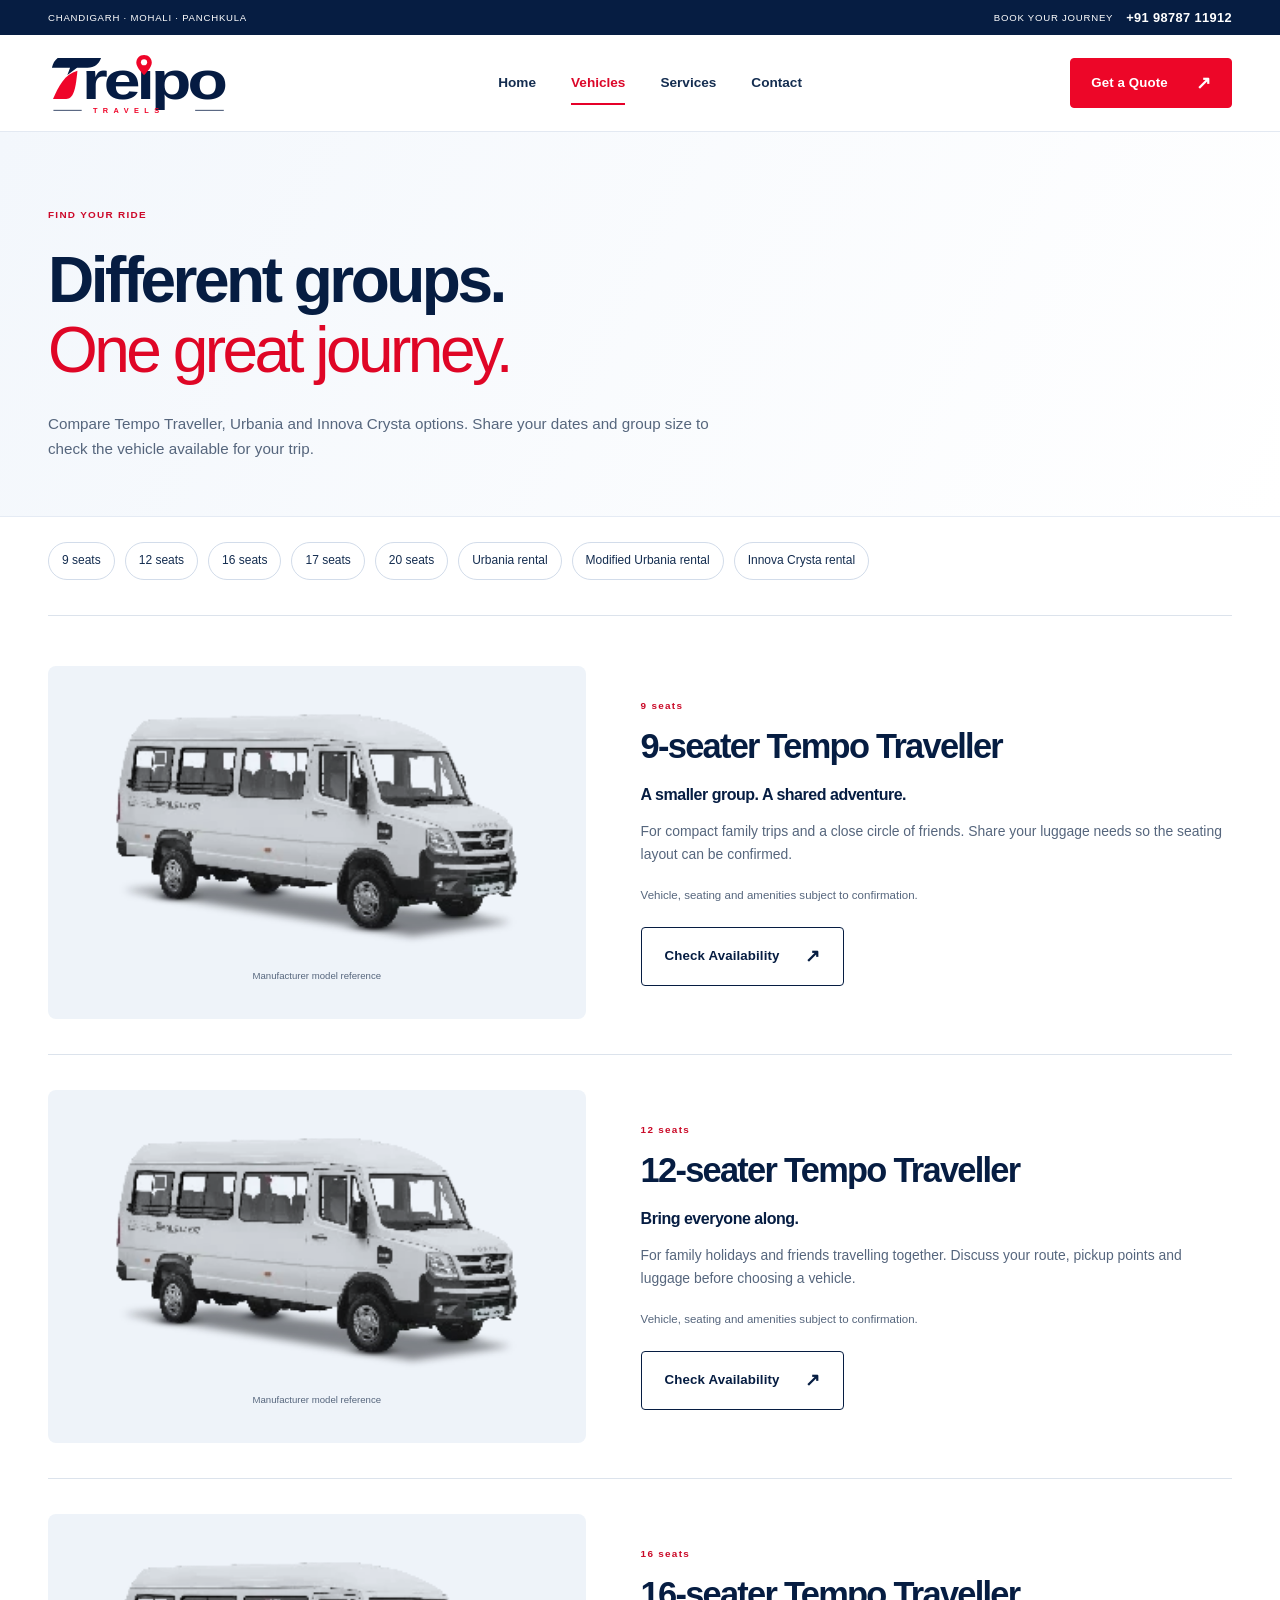
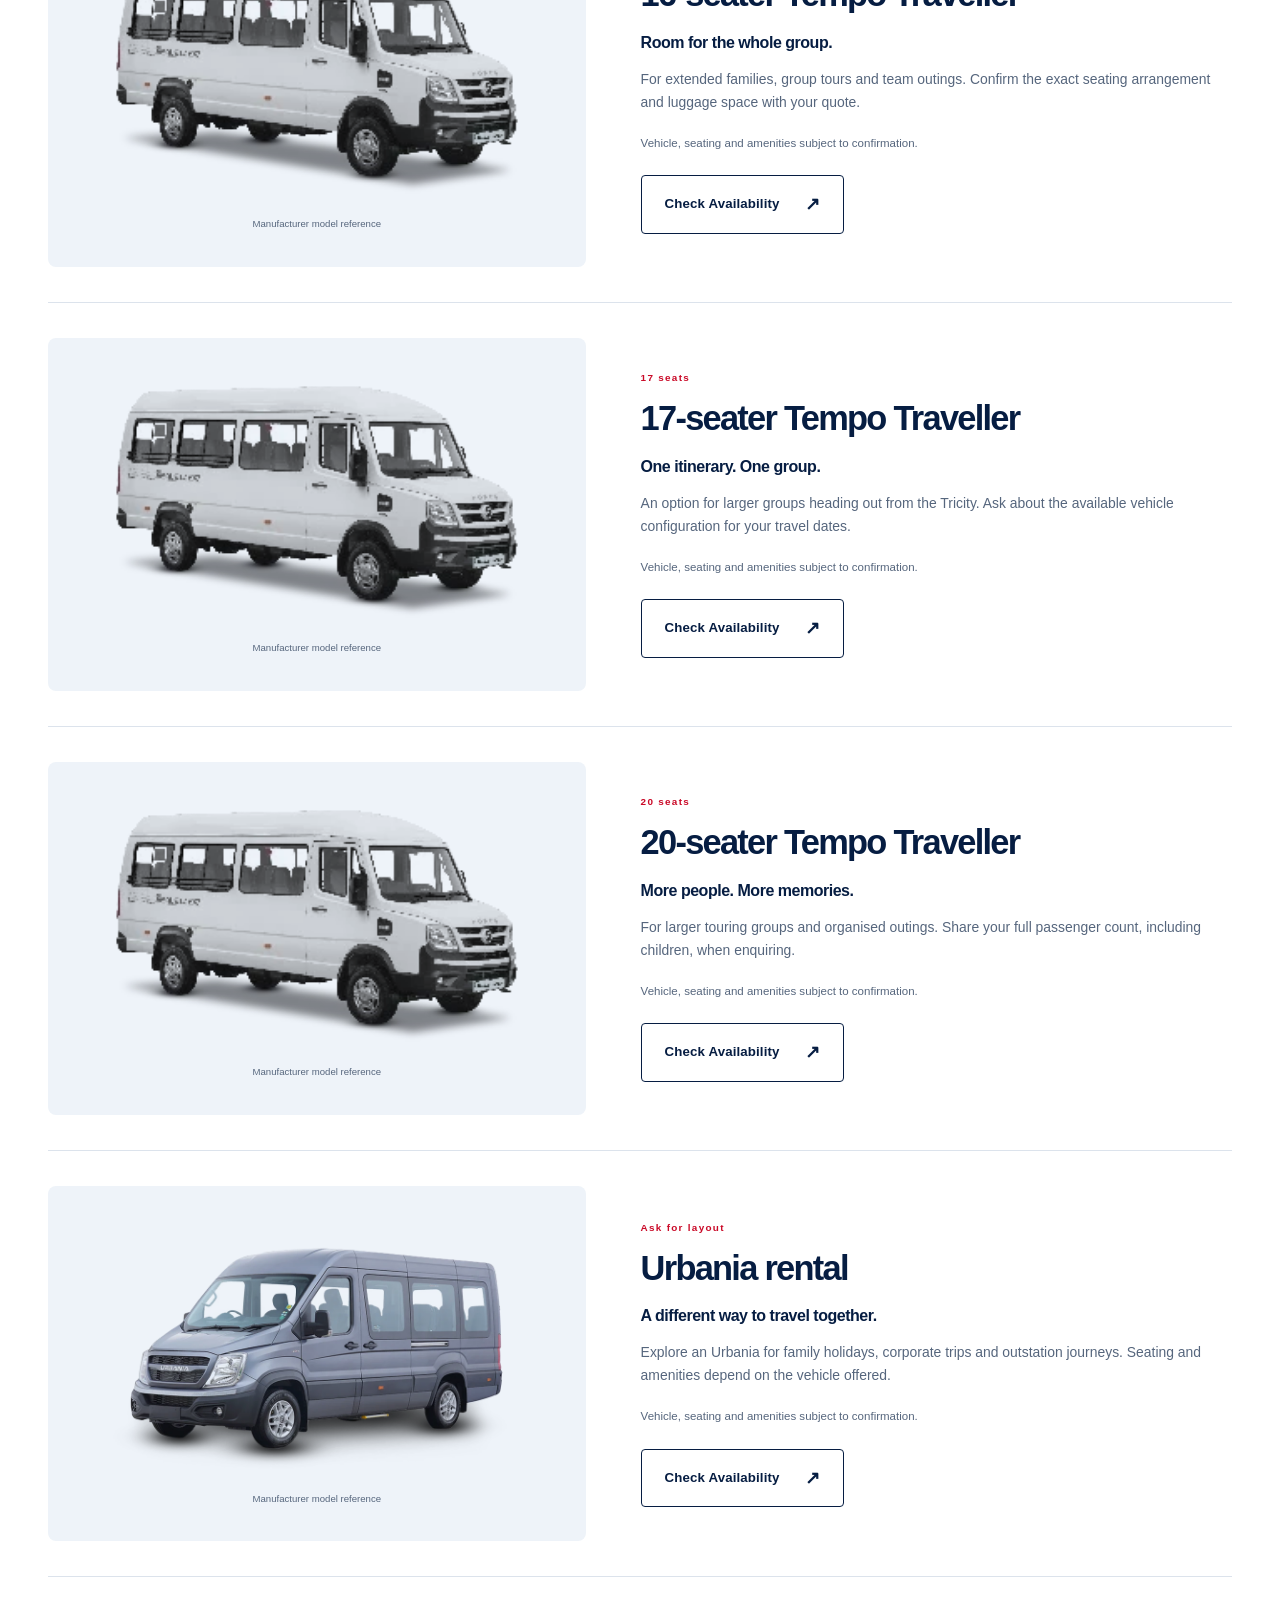
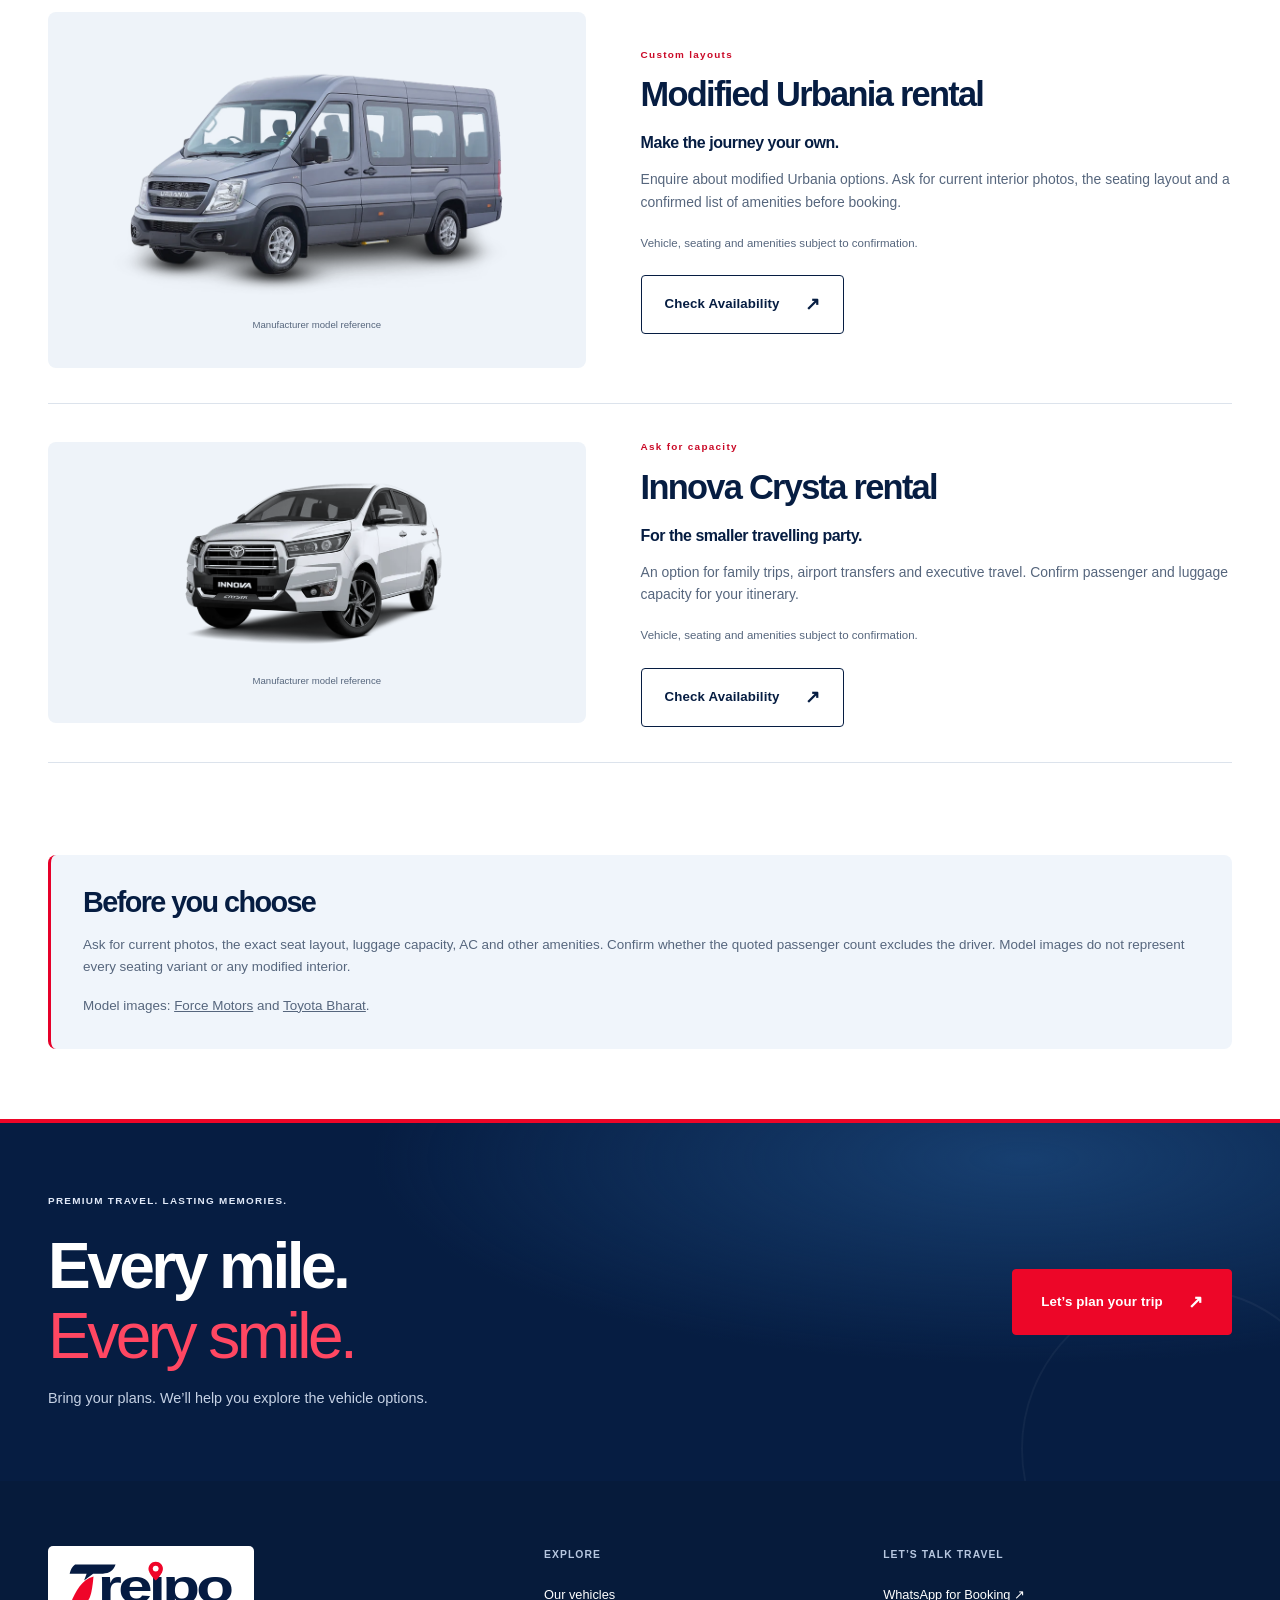
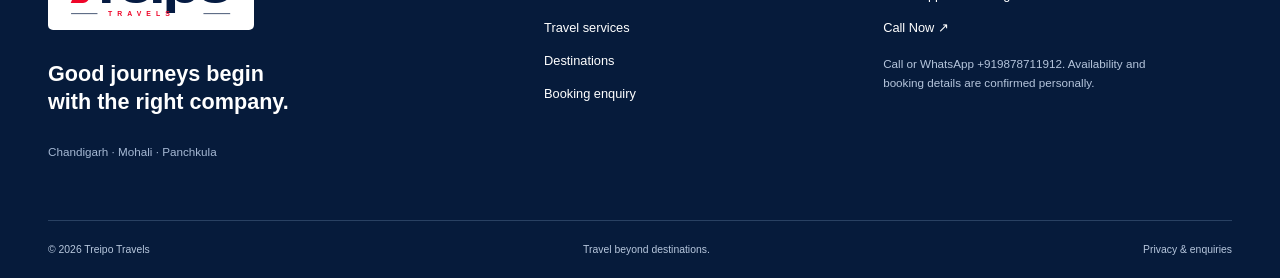
<file: vehicles.html>
<!doctype html>
<html lang="en-IN"><head><meta charset="utf-8"><meta name="viewport" content="width=device-width,initial-scale=1"><title>Tempo Traveller, Urbania & Innova Crysta Rentals | Treipo Travels</title><meta name="description" content="Compare 9, 12, 16, 17 and 20-seater Tempo Traveller, Urbania, modified Urbania and Innova Crysta rental enquiries from Chandigarh."><link rel="canonical" href="https://treipotravels.github.io/treipo-travels/vehicles.html"><meta property="og:title" content="Tempo Traveller, Urbania & Innova Crysta Rentals | Treipo Travels"><meta property="og:description" content="Compare 9, 12, 16, 17 and 20-seater Tempo Traveller, Urbania, modified Urbania and Innova Crysta rental enquiries from Chandigarh."><meta property="og:type" content="website"><meta property="og:url" content="https://treipotravels.github.io/treipo-travels/vehicles.html"><meta property="og:site_name" content="Treipo Travels"><meta property="og:locale" content="en_IN"><meta property="og:image" content="https://treipotravels.github.io/treipo-travels/assets/images/brand-hero.webp"><meta property="og:image:alt" content="Treipo Travels promotional mountain and vehicle artwork"><meta name="theme-color" content="#173e32"><link rel="icon" href="assets/favicon.svg" type="image/svg+xml"><link rel="stylesheet" href="assets/style.css?v=20261029brand2"><link rel="stylesheet" href="assets/brand.css?v=20261029brand2"><script src="assets/config.js?v=20261029brand2" defer></script><script src="assets/script.js?v=20261029brand2" defer></script><script type="application/ld+json">{"@context": "https://schema.org", "@type": "LocalBusiness", "@id": "https://treipotravels.github.io/treipo-travels/#business", "name": "Treipo Travels", "url": "https://treipotravels.github.io/treipo-travels/", "description": "Tempo Traveller, Urbania and Innova Crysta rental service in Chandigarh, Mohali and Panchkula.", "areaServed": ["Chandigarh", "Mohali", "Panchkula"], "telephone": "+919878711912", "address": {"@type": "PostalAddress", "streetAddress": "Plot No. 676, Industrial Area Phase II", "addressLocality": "Chandigarh", "postalCode": "160002", "addressCountry": "IN"}}</script></head><body><a class="skip" href="#main">Skip to content</a><div class="brand-topbar"><div class="wrap"><span>CHANDIGARH · MOHALI · PANCHKULA</span><a data-phone href="contact.html#contact-status">BOOK YOUR JOURNEY <strong>+91 98787 11912</strong></a></div></div><header class="header"><div class="wrap nav"><a class="brand" href="index.html" aria-label="Treipo Travels home"><img class="logo" src="assets/logo.svg" width="470" height="165" alt="Treipo Travels"></a><button class="menu" aria-controls="navigation" aria-expanded="false" hidden>Menu <span aria-hidden="true">☰</span></button><nav id="navigation" aria-label="Main navigation"><a href="index.html">Home</a><a href="vehicles.html" aria-current="page">Vehicles</a><a href="services.html">Services</a><a href="contact.html">Contact</a></nav><a class="btn small" href="contact.html" >Get a Quote<span aria-hidden="true">↗</span></a></div></header><main id="main"><section class="page-hero wrap"><span class="eyebrow">FIND YOUR RIDE</span><h1>Different groups.<br><em>One great journey.</em></h1><p>Compare Tempo Traveller, Urbania and Innova Crysta options. Share your dates and group size to check the vehicle available for your trip.</p></section><div class="wrap vehicle-jump" aria-label="Jump to vehicle"><a href="#9-seater">9 seats</a><a href="#12-seater">12 seats</a><a href="#16-seater">16 seats</a><a href="#17-seater">17 seats</a><a href="#20-seater">20 seats</a><a href="#urbania">Urbania rental</a><a href="#modified-urbania">Modified Urbania rental</a><a href="#innova-crysta">Innova Crysta rental</a></div><section class="section wrap vehicle-list" aria-label="Vehicle options"><article class="vehicle-row" id="9-seater"><div class="vehicle-photo"><img src="assets/images/traveller.webp" alt="9-seater Tempo Traveller model reference; configuration may differ" width="280" height="148" loading="lazy"><small>Manufacturer model reference</small></div><div><span class="eyebrow">9 seats</span><h2>9-seater Tempo Traveller</h2><h3>A smaller group. A shared adventure.</h3><p>For compact family trips and a close circle of friends. Share your luggage needs so the seating layout can be confirmed.</p><p class="fine">Vehicle, seating and amenities subject to confirmation.</p><a class="btn outline" href="contact.html?vehicle=9-seater%20Tempo%20Traveller#enquiry" >Check Availability<span aria-hidden="true">↗</span></a></div></article><article class="vehicle-row" id="12-seater"><div class="vehicle-photo"><img src="assets/images/traveller.webp" alt="12-seater Tempo Traveller model reference; configuration may differ" width="280" height="148" loading="lazy"><small>Manufacturer model reference</small></div><div><span class="eyebrow">12 seats</span><h2>12-seater Tempo Traveller</h2><h3>Bring everyone along.</h3><p>For family holidays and friends travelling together. Discuss your route, pickup points and luggage before choosing a vehicle.</p><p class="fine">Vehicle, seating and amenities subject to confirmation.</p><a class="btn outline" href="contact.html?vehicle=12-seater%20Tempo%20Traveller#enquiry" >Check Availability<span aria-hidden="true">↗</span></a></div></article><article class="vehicle-row" id="16-seater"><div class="vehicle-photo"><img src="assets/images/traveller.webp" alt="16-seater Tempo Traveller model reference; configuration may differ" width="280" height="148" loading="lazy"><small>Manufacturer model reference</small></div><div><span class="eyebrow">16 seats</span><h2>16-seater Tempo Traveller</h2><h3>Room for the whole group.</h3><p>For extended families, group tours and team outings. Confirm the exact seating arrangement and luggage space with your quote.</p><p class="fine">Vehicle, seating and amenities subject to confirmation.</p><a class="btn outline" href="contact.html?vehicle=16-seater%20Tempo%20Traveller#enquiry" >Check Availability<span aria-hidden="true">↗</span></a></div></article><article class="vehicle-row" id="17-seater"><div class="vehicle-photo"><img src="assets/images/traveller.webp" alt="17-seater Tempo Traveller model reference; configuration may differ" width="280" height="148" loading="lazy"><small>Manufacturer model reference</small></div><div><span class="eyebrow">17 seats</span><h2>17-seater Tempo Traveller</h2><h3>One itinerary. One group.</h3><p>An option for larger groups heading out from the Tricity. Ask about the available vehicle configuration for your travel dates.</p><p class="fine">Vehicle, seating and amenities subject to confirmation.</p><a class="btn outline" href="contact.html?vehicle=17-seater%20Tempo%20Traveller#enquiry" >Check Availability<span aria-hidden="true">↗</span></a></div></article><article class="vehicle-row" id="20-seater"><div class="vehicle-photo"><img src="assets/images/traveller.webp" alt="20-seater Tempo Traveller model reference; configuration may differ" width="280" height="148" loading="lazy"><small>Manufacturer model reference</small></div><div><span class="eyebrow">20 seats</span><h2>20-seater Tempo Traveller</h2><h3>More people. More memories.</h3><p>For larger touring groups and organised outings. Share your full passenger count, including children, when enquiring.</p><p class="fine">Vehicle, seating and amenities subject to confirmation.</p><a class="btn outline" href="contact.html?vehicle=20-seater%20Tempo%20Traveller#enquiry" >Check Availability<span aria-hidden="true">↗</span></a></div></article><article class="vehicle-row" id="urbania"><div class="vehicle-photo"><img src="assets/images/urbania.webp" alt="Urbania rental model reference; configuration may differ" width="860" height="522" loading="lazy"><small>Manufacturer model reference</small></div><div><span class="eyebrow">Ask for layout</span><h2>Urbania rental</h2><h3>A different way to travel together.</h3><p>Explore an Urbania for family holidays, corporate trips and outstation journeys. Seating and amenities depend on the vehicle offered.</p><p class="fine">Vehicle, seating and amenities subject to confirmation.</p><a class="btn outline" href="contact.html?vehicle=Urbania%20rental#enquiry" >Check Availability<span aria-hidden="true">↗</span></a></div></article><article class="vehicle-row" id="modified-urbania"><div class="vehicle-photo"><img src="assets/images/urbania.webp" alt="Modified Urbania rental model reference; configuration may differ" width="860" height="522" loading="lazy"><small>Manufacturer model reference</small></div><div><span class="eyebrow">Custom layouts</span><h2>Modified Urbania rental</h2><h3>Make the journey your own.</h3><p>Enquire about modified Urbania options. Ask for current interior photos, the seating layout and a confirmed list of amenities before booking.</p><p class="fine">Vehicle, seating and amenities subject to confirmation.</p><a class="btn outline" href="contact.html?vehicle=Modified%20Urbania%20rental#enquiry" >Check Availability<span aria-hidden="true">↗</span></a></div></article><article class="vehicle-row" id="innova-crysta"><div class="vehicle-photo"><img src="assets/images/crysta.webp" alt="Innova Crysta rental model reference; configuration may differ" width="1000" height="375" loading="lazy"><small>Manufacturer model reference</small></div><div><span class="eyebrow">Ask for capacity</span><h2>Innova Crysta rental</h2><h3>For the smaller travelling party.</h3><p>An option for family trips, airport transfers and executive travel. Confirm passenger and luggage capacity for your itinerary.</p><p class="fine">Vehicle, seating and amenities subject to confirmation.</p><a class="btn outline" href="contact.html?vehicle=Innova%20Crysta%20rental#enquiry" >Check Availability<span aria-hidden="true">↗</span></a></div></article></section><aside class="wrap note"><h2>Before you choose</h2><p>Ask for current photos, the exact seat layout, luggage capacity, AC and other amenities. Confirm whether the quoted passenger count excludes the driver. Model images do not represent every seating variant or any modified interior.</p><p>Model images: <a href="https://www.forcemotors.com/" target="_blank" rel="noopener">Force Motors</a> and <a href="https://www.toyotabharat.com/showroom/innova-crysta/" target="_blank" rel="noopener">Toyota Bharat</a>.</p></aside><section class="cta"><div class="wrap cta-grid"><div><span class="eyebrow">PREMIUM TRAVEL. LASTING MEMORIES.</span><h2>Every mile.<br><em>Every smile.</em></h2><p>Bring your plans. We’ll help you explore the vehicle options.</p></div><a class="btn orange" href="contact.html" >Let’s plan your trip<span aria-hidden="true">↗</span></a></div></section></main><footer><div class="wrap footer-grid"><div><a class="brand footer-logo" href="index.html"><img class="logo" src="assets/logo.svg" width="470" height="165" alt="Treipo Travels"></a><p>Good journeys begin<br>with the right company.</p><span class="muted">Chandigarh · Mohali · Panchkula</span></div><div><h2>Explore</h2><a href="vehicles.html">Our vehicles</a><a href="services.html">Travel services</a><a href="index.html#destinations">Destinations</a><a href="contact.html">Booking enquiry</a></div><div><h2>Let’s talk travel</h2><a data-whatsapp href="contact.html#enquiry">WhatsApp for Booking ↗</a><a data-phone href="contact.html#contact-status">Call Now ↗</a><p class="muted contact-status">Call or WhatsApp +91 98787 11912 for your travel enquiry.</p></div></div><div class="wrap footer-bottom"><span>© 2026 Treipo Travels</span><span>Travel beyond destinations.</span><a href="contact.html#privacy">Privacy & enquiries</a></div></footer></body></html>
</file>
<file: assets/style.css>
:root{--ink:#173e32;--text:#253e34;--muted:#5d6c62;--paper:#f9f7f0;--orange:#efaa6b;--line:#d9dfd5;--white:#fff;--serif:Georgia,'Times New Roman',serif}*{box-sizing:border-box}html{scroll-behavior:smooth;scroll-padding-top:108px}body{margin:0;color:var(--text);background:var(--paper);font-family:'Segoe UI',Arial,sans-serif;line-height:1.65}a{color:inherit;text-decoration:none}button,input,select,textarea{font:inherit}a,button{-webkit-tap-highlight-color:transparent}a:focus-visible,button:focus-visible,summary:focus-visible{outline:3px solid #b86525;outline-offset:5px}input:focus,select:focus,textarea:focus{outline:2px solid var(--ink);outline-offset:2px}[hidden]{display:none!important}img{max-width:100%;height:auto;display:block}h1,h2,h3,p,figure{margin:0}h1,h2,h3{color:var(--ink);line-height:1.1}h1,h2{font-family:var(--serif);font-weight:400;letter-spacing:-.055em}h1{font-size:clamp(3.1rem,6.3vw,6.1rem)}h2{font-size:clamp(2.2rem,4vw,3.8rem)}h3{font-weight:600;font-size:1.35rem;letter-spacing:-.03em}p{margin-top:1rem;color:var(--muted)}em{font-weight:400}a:hover{color:#966030}button{cursor:pointer}.wrap{width:min(1240px,calc(100% - 96px));margin-inline:auto}.skip{position:fixed;left:16px;top:-80px;padding:12px 20px;background:var(--ink);color:white;z-index:200}.skip:focus{top:10px}.header{position:sticky;top:0;z-index:50;background:rgba(249,247,240,.97);border-bottom:1px solid var(--line)}.nav{min-height:96px;display:flex;align-items:center;justify-content:space-between;gap:30px}.brand{display:flex;align-items:center;gap:11px;font-size:2rem;font-weight:750;line-height:.95;letter-spacing:-.07em;color:var(--ink)}.brand-small{display:block;font-size:.55rem;letter-spacing:.36em;margin-top:7px;font-weight:600}.brand-icon{width:44px;height:46px;background:var(--ink);color:var(--paper);border-radius:12px;font-size:2.8rem;line-height:1;text-align:center;position:relative;padding-right:5px}.brand-icon span{position:absolute;font-size:1.2rem;color:var(--orange);right:3px;top:5px}nav{display:flex;gap:35px;font-size:.85rem;font-weight:600}nav a{padding:9px 0}nav a[aria-current]{box-shadow:0 2px var(--ink)}.menu{background:none;border:1px solid var(--line);border-radius:5px;padding:8px 12px;display:none;color:var(--ink)}.btn{display:inline-flex;gap:25px;align-items:center;justify-content:center;padding:16px 23px;border:1px solid var(--ink);font-size:.83rem;font-weight:650;line-height:1.4;border-radius:5px;text-align:center;transition:background .15s,color .15s;min-height:48px}.btn span{font-size:1.1rem}.btn.primary{background:var(--ink);color:white}.btn.primary:hover{background:#295d4b}.btn.outline{background:transparent;color:var(--ink)}.btn.outline:hover{background:#e4eadd}.btn.small{padding:12px 20px;gap:28px;background:var(--ink);color:white}.btn.orange{background:var(--orange);border-color:var(--orange);color:var(--ink);padding:20px 28px}.btn.orange:hover{background:#ffc38d}.actions{display:flex;gap:12px;flex-wrap:wrap;margin-top:30px}.eyebrow{display:block;font-size:.65rem;letter-spacing:.15em;font-weight:700;line-height:1.6;margin-bottom:22px}.dot{display:inline-block;width:7px;height:7px;background:#b16b36;border-radius:50%;margin-right:5px}.hero{overflow:hidden}.hero-grid{display:grid;grid-template-columns:1fr 1fr;align-items:center;gap:35px;padding-block:62px 50px}.hero-copy{position:relative;z-index:2}.hero h1{line-height:1.02}.hero h1 em{color:#677a50}.hero-copy>p{max-width:430px;font-size:1rem;line-height:1.8;margin-top:25px}.hero-location{font-size:.62rem!important;letter-spacing:.14em;font-weight:600;display:flex;gap:10px;padding-top:7px}.hero-visual{min-height:490px;position:relative;display:flex;flex-direction:column;align-items:center;justify-content:center;background:#e8eddf;border-radius:45% 45% 8px 8px;margin-left:10px}.hero-visual img{position:relative;z-index:2;width:112%;max-width:none;margin-top:85px;margin-left:-10px;filter:drop-shadow(0 16px 13px #26423126)}.visual-top{position:absolute;top:44px;font-size:.57rem;letter-spacing:.22em;z-index:2}.journey-word{position:absolute;top:67px;font-weight:900;font-size:clamp(3.5rem,6.5vw,6.4rem);letter-spacing:-.07em;color:#ced9c3;white-space:nowrap}.orbit{position:absolute;width:80%;aspect-ratio:1;border:1px solid #cad4bf;border-radius:50%;top:50px}.hero-visual figcaption{align-self:flex-start;margin:12px 24px 24px;font-family:var(--serif);font-size:1.05rem;font-style:italic;line-height:1.5}.hero-visual figcaption small{display:block;font-family:'Segoe UI',Arial,sans-serif;font-style:normal;font-size:.57rem;color:var(--muted)}.round-link{position:absolute;bottom:23px;right:22px;border:1px solid var(--ink);border-radius:50%;width:46px;height:46px;display:grid;place-items:center;font-size:1.3rem}.trip-strip{background:var(--ink);color:var(--paper);padding:23px 0}.trip-strip>.wrap{display:flex;align-items:center;justify-content:space-between;gap:20px}.trip-strip span{font-size:.75rem}.trip-strip span:first-child{font-size:.6rem;letter-spacing:.1em;color:#d4ddcb}.trip-strip span:not(:first-child):before{content:'✳';color:var(--orange);margin-right:17px;font-size:.9rem}.section{padding-block:92px}.section-head{display:flex;justify-content:space-between;align-items:end;gap:40px;margin-bottom:40px}.section-head p{font-size:.9rem;line-height:1.8;margin:0 0 16px}.text-link{display:inline-flex;align-items:center;justify-content:space-between;gap:35px;font-size:.8rem;font-weight:650;border-bottom:1px solid var(--ink);padding-bottom:5px}.fleet-grid{display:grid;grid-template-columns:repeat(3,1fr);gap:22px}.fleet-card{background:white;border:1px solid var(--line);border-radius:8px;overflow:hidden}.fleet-image{height:235px;background:#edf0e7;display:grid;place-items:center;padding:30px}.fleet-image img{width:100%;max-height:180px;object-fit:contain;mix-blend-mode:multiply}.fleet-card:nth-child(2) .fleet-image{background:#dce5d3}.fleet-card:nth-child(3) .fleet-image{background:#ede8df}.card-copy{padding:28px}.card-copy .eyebrow{font-size:.55rem;margin-bottom:15px}.card-copy h3{font-size:1.6rem;font-family:var(--serif);font-weight:400}.card-copy p{font-size:.85rem;min-height:50px}.card-copy .text-link{display:flex;margin-top:25px}.fine{font-size:.72rem;line-height:1.7;color:var(--muted);margin-top:20px}.services-section{background:#e9edde;padding:85px 0}.services-layout{display:grid;grid-template-columns:.85fr 1.15fr;gap:100px}.services-layout>div>p{max-width:300px;font-size:.9rem;margin:25px 0}.services-layout .btn{margin-top:5px}.service-link{display:flex;align-items:center;gap:25px;border-bottom:1px solid #c7d0bf;padding:24px 0}.service-link:first-child{border-top:1px solid #c7d0bf}.number{font-size:.65rem;font-weight:700;letter-spacing:.08em;color:#637a5e}.service-link h3{flex:1;font-size:1.05rem;font-weight:500}.service-link>span:last-child{font-size:1.35rem}.destination-grid{display:grid;grid-template-columns:1.25fr 1fr;gap:24px}.destination{position:relative;min-height:340px;padding:30px 35px;overflow:hidden;border-radius:8px;display:flex;flex-direction:column;justify-content:space-between}.destination>div:last-child{z-index:2;position:relative}.route-label{font-size:.58rem;letter-spacing:.13em;position:relative;z-index:2}.hills{background:#d6e1d0}.cities{background:#f0d9be}.destination h3{font-size:2.1rem;font-family:var(--serif);font-weight:400;letter-spacing:-.04em}.destination p{font-size:.75rem;margin:10px 0 15px;color:var(--ink)}.destination a{font-size:.75rem;font-weight:650;border-bottom:1px solid;padding-bottom:5px}.mountain-art{position:absolute;inset:0;opacity:.42}.mountain-art i{position:absolute;bottom:90px;left:40%;background:#799476;width:250px;height:220px;clip-path:polygon(50% 0,100% 100%,0 100%)}.mountain-art i:nth-child(2){left:12%;bottom:70px;width:230px;background:#9caf91}.mountain-art i:nth-child(3){left:65%;bottom:100px;background:#a8b89d}.city-art{position:absolute;font-family:var(--serif);font-size:240px;color:#d0a87c;opacity:.38;right:20px;top:-35px}.planning{background:#eeeee4}.steps{display:grid;grid-template-columns:repeat(3,1fr);gap:55px}.steps article{border-top:1px solid #cbd3c2;padding-top:20px}.steps article>span{font-family:var(--serif);font-size:2rem;color:#7a8c68}.steps h3{font-size:1.1rem;margin-top:22px}.steps p{font-size:.85rem}.cta{background:var(--ink);color:var(--paper);padding:70px 0}.cta-grid{display:flex;justify-content:space-between;align-items:center;gap:40px}.cta h2{color:var(--paper);font-size:clamp(2.8rem,5vw,4.6rem)}.cta .eyebrow{color:var(--orange)}.cta p{color:#d1d9cc;font-size:.9rem}.page-hero{padding-block:75px 55px}.page-hero h1{font-size:clamp(3rem,5.6vw,5.4rem)}.page-hero em{color:#677a50}.page-hero>p{max-width:700px;font-size:1rem;margin-top:25px}.vehicle-jump{display:flex;flex-wrap:wrap;gap:10px;padding-bottom:35px;border-bottom:1px solid var(--line)}.vehicle-jump a{border:1px solid #a9b6a6;padding:8px 13px;border-radius:30px;font-size:.75rem}.vehicle-jump a:hover{background:var(--ink);color:white}.vehicle-list{display:grid;gap:35px;padding-top:50px}.vehicle-row{display:grid;grid-template-columns:1fr 1.1fr;gap:55px;align-items:center;padding-bottom:35px;border-bottom:1px solid var(--line);scroll-margin-top:110px}.vehicle-photo{min-height:280px;background:#e8eddf;border-radius:8px;padding:35px;display:flex;align-items:center;justify-content:center;flex-direction:column}.vehicle-photo img{width:100%;max-height:250px;object-fit:contain;mix-blend-mode:multiply}.vehicle-photo small{margin-top:20px;font-size:.6rem;color:var(--muted)}.vehicle-row h2{font-size:2.4rem}.vehicle-row h3{font-size:1rem;margin-top:20px;font-weight:600}.vehicle-row p{font-size:.87rem}.vehicle-row .btn{margin-top:22px}.vehicle-row .eyebrow{margin-bottom:14px}.vehicle-row .fine{font-size:.72rem}.note{background:#e9edde;padding:32px;margin-bottom:70px;border-radius:8px}.note h2{font-size:1.8rem}.note p{font-size:.84rem}.note a{text-decoration:underline}.service-details{padding-bottom:30px}.service-details article{display:grid;grid-template-columns:55px 1fr auto;gap:25px;align-items:start;border-top:1px solid var(--line);padding-block:45px;scroll-margin-top:110px}.service-details .number{padding-top:5px}.service-details .eyebrow{margin-bottom:12px}.service-details h2{font-size:2.5rem}.service-details p{max-width:680px;font-size:.9rem}.service-details .btn{margin-top:30px}.detail-check{font-size:.75rem!important;color:var(--ink)}.faq details{border-bottom:1px solid var(--line);padding:25px 0}.faq summary{cursor:pointer;font-weight:600;color:var(--ink)}.faq p{font-size:.9rem;max-width:850px}.contact-layout{display:grid;grid-template-columns:.8fr 1.2fr;gap:80px;align-items:start;padding-top:10px}.contact-layout>div>p{font-size:.9rem}.contact-note{background:#e7ecdf;padding:24px;border-left:3px solid var(--ink);margin-top:30px}.contact-note p{font-size:.8rem;margin-top:10px}.contact-note strong{font-size:.9rem}.contact-area{margin-top:45px;padding-top:25px;border-top:1px solid var(--line)}.contact-area .eyebrow{margin-bottom:10px}.contact-area p{font-size:.9rem}.privacy{margin-top:45px;scroll-margin-top:120px}.privacy h3{font-size:.95rem}.privacy p{font-size:.75rem}.quote-form{background:white;border:1px solid var(--line);border-radius:8px;padding:35px}.form-top{display:flex;justify-content:space-between;gap:15px;margin-bottom:12px}.form-top .eyebrow{margin:0}.form-top>span:last-child{font-size:.6rem;color:var(--muted)}.form-grid{display:grid;grid-template-columns:1fr 1fr;gap:20px 18px;margin-top:25px}label{font-size:.75rem;font-weight:600;display:block}input,select,textarea{display:block;width:100%;border:1px solid #b4c1b2;border-radius:4px;color:var(--ink);background:#fcfcf8;padding:12px;margin-top:7px;font-size:.85rem;min-width:0}textarea{resize:vertical}.full{grid-column:1/-1}.quote-form>.btn{margin-top:10px;width:100%}.quote-form>.fine{font-size:.65rem}.error{color:#a12c24;font-size:.78rem}.error:empty{margin:0}#message-preview{border-top:1px solid var(--line);margin-top:28px;padding-top:28px}#message-preview h3{font-size:1.1rem;margin-bottom:15px}#message-preview textarea{font-size:.75rem}#message-preview .btn{padding:12px 16px;font-size:.75rem}footer{background:#f2f2e9;padding:65px 0 20px}.footer-grid{display:grid;grid-template-columns:1.25fr .8fr 1fr;gap:60px}.footer-grid .brand{display:inline-block}.footer-grid>div:first-child p{font-family:var(--serif);font-size:1.5rem;line-height:1.3;color:var(--ink);margin:22px 0}.muted{font-size:.73rem;color:var(--muted)}.footer-grid h2{font-family:inherit;font-size:.65rem;font-weight:700;letter-spacing:.1em;text-transform:uppercase;margin:3px 0 23px}.footer-grid>div:not(:first-child)>a{display:block;font-size:.8rem;margin:12px 0}.footer-grid .contact-status{max-width:290px}.footer-bottom{border-top:1px solid var(--line);margin-top:55px;padding-top:20px;display:flex;justify-content:space-between;gap:20px;color:var(--muted);font-size:.65rem}#contact-status,#enquiry{scroll-margin-top:120px}
@media(min-width:1600px){.hero-grid{padding-block:90px}.hero-visual{min-height:550px}}
@media(max-width:1050px){.wrap{width:calc(100% - 56px)}.hero-grid{gap:15px}.hero-visual{min-height:430px}.hero-visual img{margin-top:75px;width:108%}.hero-visual figcaption{margin-inline:18px;max-width:75%}.hero-copy>.eyebrow{font-size:.54rem}.hero-copy .actions{gap:10px}.hero-copy .btn{padding:13px 16px;gap:14px;font-size:.74rem}.services-layout{gap:50px}.contact-layout{gap:40px}.quote-form{padding:25px}.fleet-image{height:190px;padding:20px}.card-copy{padding:22px}nav{gap:24px}.service-details article{grid-template-columns:30px 1fr}.service-details article>.btn{grid-column:2;justify-self:start;margin:0}.vehicle-row{gap:30px}.trip-strip span{font-size:.65rem}.footer-grid{gap:30px}}
@media(max-width:760px){.wrap{width:calc(100% - 40px)}.nav{min-height:78px;gap:15px;flex-wrap:wrap;padding-block:15px}.brand{font-size:1.8rem}.brand-icon{width:36px;height:39px;font-size:2.4rem}.brand-icon span{font-size:1rem}.nav>.btn{display:none}.menu:not([hidden]){display:block}nav{display:flex;width:100%;flex-wrap:wrap;gap:10px 25px;order:3;padding-top:10px}body:has(.menu:not([hidden])) nav{display:none}body:has(.menu:not([hidden])) nav.open{display:flex}.hero-grid{grid-template-columns:1fr;padding-block:40px;gap:35px}.hero h1{font-size:clamp(3.4rem,12vw,5.5rem)}.hero-copy>.eyebrow{font-size:.56rem}.hero-copy>p{font-size:.95rem;max-width:450px}.hero-copy .actions{margin-top:25px}.hero-visual{min-height:400px;max-width:520px;width:100%;margin-inline:auto}.hero-visual img{width:94%;max-height:310px;object-fit:contain;margin-top:90px}.journey-word{font-size:4.9rem}.hero-visual figcaption{margin-bottom:20px;margin-top:8px}.hero-location{font-size:.56rem!important}.trip-strip>.wrap{flex-wrap:wrap;gap:12px 18px}.trip-strip span:first-child{width:100%;font-size:.55rem}.trip-strip span:not(:first-child):before{margin-right:8px}.trip-strip span{font-size:.62rem}.section{padding-block:60px}.section-head{flex-direction:column;align-items:start;gap:23px;margin-bottom:30px}.section-head p{font-size:.85rem}.fleet-grid{grid-template-columns:1fr;gap:20px}.fleet-card{display:grid;grid-template-columns:.8fr 1fr}.fleet-image{height:100%;min-height:225px;padding:15px}.card-copy p{min-height:0;font-size:.78rem}.card-copy h3{font-size:1.5rem}.card-copy .eyebrow{font-size:.5rem}.card-copy{padding:22px}.card-copy .text-link{font-size:.7rem;gap:10px}.services-section{padding-block:60px}.services-layout{grid-template-columns:1fr;gap:35px}.services-layout>div>p{max-width:440px}.destination-grid{grid-template-columns:1fr}.destination{min-height:315px}.destination h3{font-size:1.9rem}.steps{grid-template-columns:1fr;gap:30px}.steps article{display:grid;grid-template-columns:45px 1fr;column-gap:20px}.steps article>span{grid-row:1/3}.steps h3{margin-top:9px}.steps p{grid-column:2;margin-top:10px}.cta-grid{flex-direction:column;align-items:start;gap:30px}.cta{padding-block:55px}.cta h2{font-size:3.3rem}.page-hero{padding-block:45px 35px}.page-hero h1{font-size:clamp(2.8rem,10vw,4.5rem)}.vehicle-jump{padding-bottom:25px;gap:8px}.vehicle-jump a{font-size:.65rem}.vehicle-row{grid-template-columns:1fr;gap:25px;padding-bottom:35px}.vehicle-photo{min-height:220px;padding:25px}.vehicle-photo img{max-height:200px;max-width:450px}.vehicle-row h2{font-size:2.1rem}.vehicle-row h3{margin-top:15px}.vehicle-row p{font-size:.85rem}.vehicle-list{gap:35px;padding-top:35px}.note{padding:25px;margin-bottom:50px}.service-details article{grid-template-columns:25px 1fr;gap:15px;padding-block:30px}.service-details h2{font-size:2rem}.service-details p{font-size:.85rem}.service-details .eyebrow{font-size:.57rem}.contact-layout{grid-template-columns:1fr;gap:35px;padding-top:10px}.contact-layout .privacy{margin-top:30px}.contact-area{margin-top:25px}.quote-form{padding:25px}.footer-grid{grid-template-columns:1fr 1fr;gap:35px}.footer-grid>div:first-child{grid-column:1/-1}.footer-bottom{flex-wrap:wrap;font-size:.6rem}.footer-bottom>span:nth-child(2){display:none}.form-top{flex-direction:column;gap:6px}}
@media(max-width:420px){.wrap{width:calc(100% - 32px)}.hero-copy .actions{flex-direction:column;align-items:stretch}.hero h1{font-size:3.5rem}.hero-visual{min-height:350px}.hero-visual img{margin-top:90px}.journey-word{font-size:4rem}.visual-top{top:35px}.hero-visual figcaption{font-size:.9rem;max-width:72%}.hero-visual figcaption small{font-size:.5rem}.round-link{width:37px;height:37px;bottom:23px;right:17px}.fleet-card{display:block}.fleet-image{min-height:190px;height:190px}.fleet-image img{width:85%;height:160px}.card-copy .eyebrow{font-size:.58rem}.card-copy .text-link{font-size:.8rem}.form-grid{grid-template-columns:1fr}.full{grid-column:auto}.quote-form{padding:22px}.contact-layout .actions{flex-direction:column}.destination{padding:25px}.destination p{font-size:.66rem}.footer-grid{grid-template-columns:1fr}.footer-grid>div:first-child{grid-column:auto}.service-details article{grid-template-columns:20px 1fr;gap:12px}.service-details .btn{font-size:.75rem}}
@media(prefers-reduced-motion:reduce){html{scroll-behavior:auto}*{transition:none!important}}
</file>
<file: assets/brand.css>
/* Treipo Travels — supplied brand palette: navy, red, white, sky. */
:root{--ink:#061d42;--text:#142d50;--muted:#56667d;--paper:#fff;--orange:#ef0529;--line:#dce3ec;--serif:'Segoe UI',Arial,sans-serif}
body{background:#fff}h1,h2{font-weight:800;letter-spacing:-.055em}h1 em,h2 em,.page-hero em{color:#df0626;font-style:normal}h2{font-size:clamp(2.1rem,3.6vw,3.35rem)}.header{background:rgba(255,255,255,.98);border-bottom-color:#e3e9f2}.nav{min-height:96px}.brand{display:block}.logo{width:182px;height:auto}.brand-topbar{background:var(--ink);color:#fff}.brand-topbar>.wrap{display:flex;justify-content:space-between;align-items:center;min-height:35px;font-size:.6rem;letter-spacing:.08em;gap:15px}.brand-topbar a{display:flex;gap:13px;align-items:center}.brand-topbar strong{font-size:.8rem;letter-spacing:.03em}.brand-topbar a:hover{color:#fff}.btn{border-radius:4px;letter-spacing:.01em}.btn.primary,.btn.small{background:#ed0628;border-color:#ed0628;color:#fff}.btn.primary:hover,.btn.small:hover{background:#c9001e;border-color:#c9001e}.btn.outline:hover{background:#f0f5fb}.btn.orange{background:#ed0628;border-color:#ed0628;color:white}.btn.orange:hover{background:#c9001e}nav a[aria-current]{color:#dc0729;box-shadow:0 2px #e60029}nav a:hover,a:hover{color:#d7082a}.eyebrow{font-size:.62rem;letter-spacing:.13em;color:#64738a}.red-dash{display:inline-block;width:22px;height:3px;background:#ef0529;vertical-align:middle;margin:0 8px 2px 0}.brand-hero{position:relative;min-height:655px;isolation:isolate;background:#e9f3ff;overflow:hidden}.hero-scenery{position:absolute;inset:0;width:100%;height:100%;object-fit:cover;object-position:center 60%;z-index:-3}.hero-wash{position:absolute;inset:0;z-index:-2;background:linear-gradient(90deg,#ffffff 0%,#ffffffed 23%,#ffffffbd 36%,#ffffff35 55%,transparent 74%)}.brand-hero-content{min-height:655px;display:flex;align-items:center;padding-block:55px 70px}.hero-heading{max-width:590px}.hero-heading>.eyebrow{font-size:.6rem;color:#20385c;margin-bottom:21px}.hero-heading h1{font-size:clamp(3.7rem,5.4vw,5.3rem);line-height:1.03;letter-spacing:-.065em;font-weight:850}.hero-heading h1>span{color:#e60029}.hero-heading>p{font-size:.94rem;line-height:1.75;color:#364d6c;margin-top:24px;max-width:480px}.hero-heading .actions{margin-top:27px;gap:12px}.hero-heading .btn{font-size:.75rem;gap:18px;padding:16px 19px}.hero-quick{display:flex;align-items:center;gap:22px;margin-top:33px}.hero-quick>a{display:flex;align-items:center;gap:12px}.quick-icon{background:#ed0628;color:white;display:grid;place-items:center;width:39px;height:39px;border-radius:50%;font-size:1.25rem}.hero-quick>a>span:last-child{font-size:.5rem;letter-spacing:.09em;line-height:1.8;color:#526582}.hero-quick strong{font-size:1rem;display:block;letter-spacing:.01em;color:var(--ink)}.hero-availability{font-size:.65rem;color:#455f80;border-left:1px solid #b6c7d8;padding-left:20px;max-width:125px;line-height:1.7}.art-caption{position:absolute;bottom:12px;right:24px;font-size:.5rem;padding:4px 8px;background:#ffffffc9;color:#30486b;border-radius:3px;max-width:90%;text-align:right}.trip-strip{background:var(--ink);border-bottom:3px solid #ef0529}.trip-strip span:first-child{color:#e7edf8}.trip-strip span:not(:first-child):before{color:#ff3655}.fleet-card{border-color:#e0e6ee;box-shadow:0 6px 24px #061d4205}.fleet-image,.fleet-card:nth-child(2) .fleet-image,.fleet-card:nth-child(3) .fleet-image{background:#f2f6fa}.fleet-card:nth-child(2){border-top:3px solid #ef0529}.card-copy h3{font-family:inherit;font-size:1.45rem;font-weight:750}.card-copy .eyebrow{color:#ca0927}.card-copy .text-link{border-bottom-color:#d6dfeb}.services-section{background:#f1f5fa}.service-link{border-color:#d4deeb}.service-link:first-child{border-color:#d4deeb}.service-link>span:last-child{color:#e60029}.number{color:#d5082b}.services-layout h2{line-height:1.1}.service-link h3{font-weight:650}.hills{background:#dceaf7}.cities{background:#eef1f7}.mountain-art i{background:#618db7}.mountain-art i:nth-child(2){background:#8cabc8}.mountain-art i:nth-child(3){background:#9fb8d2}.city-art{color:#a6b6ce}.destination h3{font-family:inherit;font-size:1.9rem;font-weight:750}.destination a{color:#cd0929}.planning{background:#f4f7fb}.steps article{border-color:#d1dce9}.steps article>span{font-family:inherit;font-weight:800;color:#d20829}.cta{background:radial-gradient(ellipse at 80% 10%,#173f70 0,transparent 45%),#061d42;border-top:4px solid #ed0628;position:relative;overflow:hidden}.cta:after{content:'';position:absolute;right:-65px;bottom:-130px;width:320px;height:320px;border:2px solid #ffffff0b;border-radius:50%;pointer-events:none}.cta .eyebrow{color:#e1e9f8}.cta h2{color:white;font-weight:800}.cta h2 em{color:#ff4762}.cta p{color:#c5d1e4}.cta-grid{position:relative;z-index:1}.vehicle-jump a{border-color:#d2dcea;background:white}.vehicle-jump a:hover{background:#061d42;color:white}.vehicle-photo{background:#eef3f9}.vehicle-row h2{font-weight:750;letter-spacing:-.05em;font-size:2.15rem}.vehicle-row .eyebrow{color:#ca0927}.vehicle-row{border-color:#dce3ec}.vehicle-row h3{font-weight:600}.note{background:#f0f5fb;border-left:3px solid #e60029}.note h2{font-weight:750}.page-hero{background:linear-gradient(115deg,#f3f7fc,#ffffff);width:100%!important;padding-left:max(48px,calc((100vw - 1240px)/2));padding-right:max(48px,calc((100vw - 1240px)/2));border-bottom:1px solid #e5ebf4}.page-hero>.eyebrow{color:#cc092a}.page-hero h1{font-size:clamp(2.9rem,5vw,4.7rem)}.page-hero>p{font-size:.95rem}.page-hero+.vehicle-jump{padding-top:25px}.service-details .eyebrow{color:#c90b2d}.service-details h2{font-size:2.2rem;font-weight:750}.service-details article{border-color:#dce3ec}.contact-layout{padding-top:50px}.contact-layout h2{font-weight:800}.contact-note{background:#eff4fc;border-color:#e60029}.contact-note strong{color:var(--ink)}.contact-address{margin-top:30px}.contact-address .eyebrow{margin-bottom:8px}.contact-address p{font-size:.85rem}.quote-form{box-shadow:0 12px 45px #061d4209;border-color:#dce3ec}.quote-form .eyebrow{color:#c60a28}input,select,textarea{border-color:#c6d2e0;background:#fafcff}.error{color:#bd0020}footer{background:#061b3b;color:white}.footer-logo{display:inline-block!important;background:#fff;padding:12px 18px;border-radius:5px}.footer-logo .logo{width:170px}.footer-grid h2{color:#b7c7df}.footer-grid>div:first-child p{font-family:inherit;font-weight:650;font-size:1.35rem;color:white}.footer-grid a{color:#fff}.footer-grid a:hover{color:#ff4565}.footer-grid .muted{color:#a6b9d4}.footer-bottom{color:#b7c7dd;border-color:#294162}.skip{background:#061d42}.contact-status{color:inherit}.footer-grid .contact-status{color:#b5c5dc}::selection{color:white;background:#e60029}
@media(min-width:1600px){.brand-hero,.brand-hero-content{min-height:740px}.hero-wash{background:linear-gradient(90deg,#fff 0%,#ffffffed 25%,#ffffffaa 38%,#ffffff18 58%,transparent 72%)}}
@media(max-width:1050px){.brand-hero,.brand-hero-content{min-height:620px}.hero-heading{max-width:510px}.hero-heading h1{font-size:4.15rem}.hero-heading .actions{max-width:460px}.hero-heading .btn{font-size:.7rem;gap:15px;padding:14px}.hero-wash{background:linear-gradient(90deg,#fff 0%,#ffffffed 27%,#ffffffb8 43%,#ffffff20 70%,transparent)}.page-hero{padding-inline:28px}.logo{width:163px}}
@media(max-width:760px){.brand-topbar>.wrap{min-height:32px;justify-content:center}.brand-topbar>.wrap>span{display:none}.brand-topbar a{font-size:.52rem}.brand-topbar strong{font-size:.7rem}.nav{min-height:79px}.logo{width:150px}.brand-hero{min-height:850px}.brand-hero-content{min-height:0;padding-block:35px 360px;align-items:start;position:relative}.hero-heading{max-width:none;width:100%}.hero-heading h1{font-size:clamp(3.15rem,10vw,4.6rem);line-height:1.03}.hero-heading h1>span>br{display:none}.hero-heading>.eyebrow{font-size:.5rem;letter-spacing:.09em;margin-bottom:20px}.hero-heading>p{font-size:.88rem;max-width:410px;margin-top:22px}.hero-scenery{object-fit:cover;object-position:65% bottom;height:420px;top:auto;bottom:0}.hero-wash{background:linear-gradient(180deg,#fff 0%,#fff 48%,#ffffffdb 56%,#ffffff00 71%)}.hero-heading .actions{max-width:none;gap:10px}.hero-heading .btn{font-size:.7rem;padding:14px 16px;gap:16px}.hero-quick{margin-top:25px;gap:20px}.hero-quick strong{font-size:.95rem}.hero-availability{font-size:.58rem}.quick-icon{width:34px;height:34px}.art-caption{right:12px;bottom:10px;font-size:.46rem}.page-hero{padding-inline:20px}.page-hero h1{font-size:clamp(2.5rem,9vw,4rem)}.page-hero>p{font-size:.88rem}.section-head h2{font-size:2.35rem}.service-details h2{font-size:1.85rem}.vehicle-row h2{font-size:2rem}.cta h2{font-size:3rem}.contact-layout{padding-top:35px}.footer-grid{gap:35px}.footer-logo .logo{width:150px}}
@media(max-width:420px){.brand-hero{min-height:855px}.brand-hero-content{padding-bottom:340px;padding-top:30px}.hero-heading h1{font-size:3.15rem}.hero-heading>.eyebrow{font-size:.46rem}.hero-heading .actions{flex-direction:column;align-items:stretch;margin-top:22px}.hero-heading .btn{min-height:47px}.hero-heading>p{font-size:.83rem}.desktop-break{display:none}.hero-quick{gap:16px;margin-top:22px}.hero-availability{max-width:120px;padding-left:15px}.hero-scenery{height:350px;object-position:64% bottom}.hero-wash{background:linear-gradient(180deg,#fff 0%,#fff 57%,#ffffffd4 64%,#ffffff00 74%)}.page-hero{padding-inline:16px}.page-hero h1{font-size:2.65rem}.section-head h2{font-size:2.1rem}.card-copy h3{font-size:1.4rem}.service-details h2{font-size:1.7rem}.vehicle-row h2{font-size:1.9rem}.brand-topbar a{gap:10px}.hero-quick>a>span:last-child{font-size:.47rem}}
</file>
